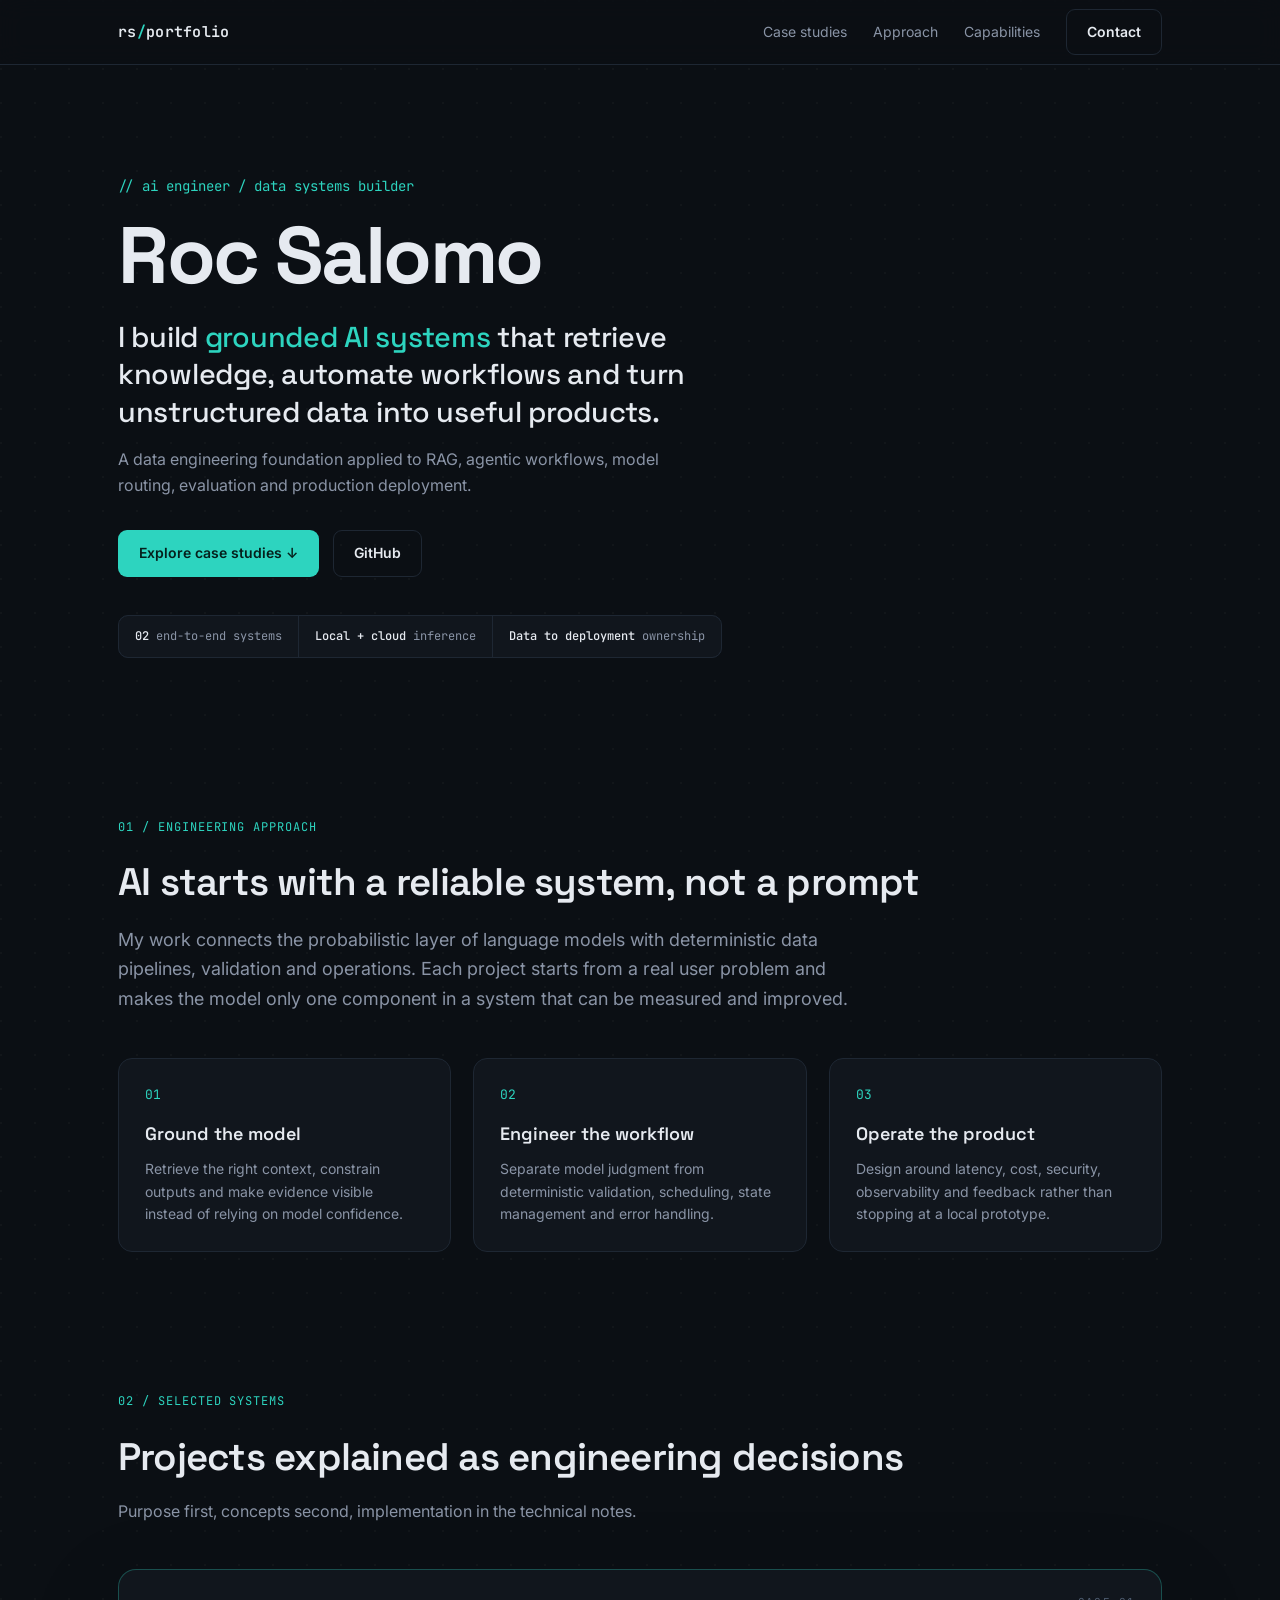
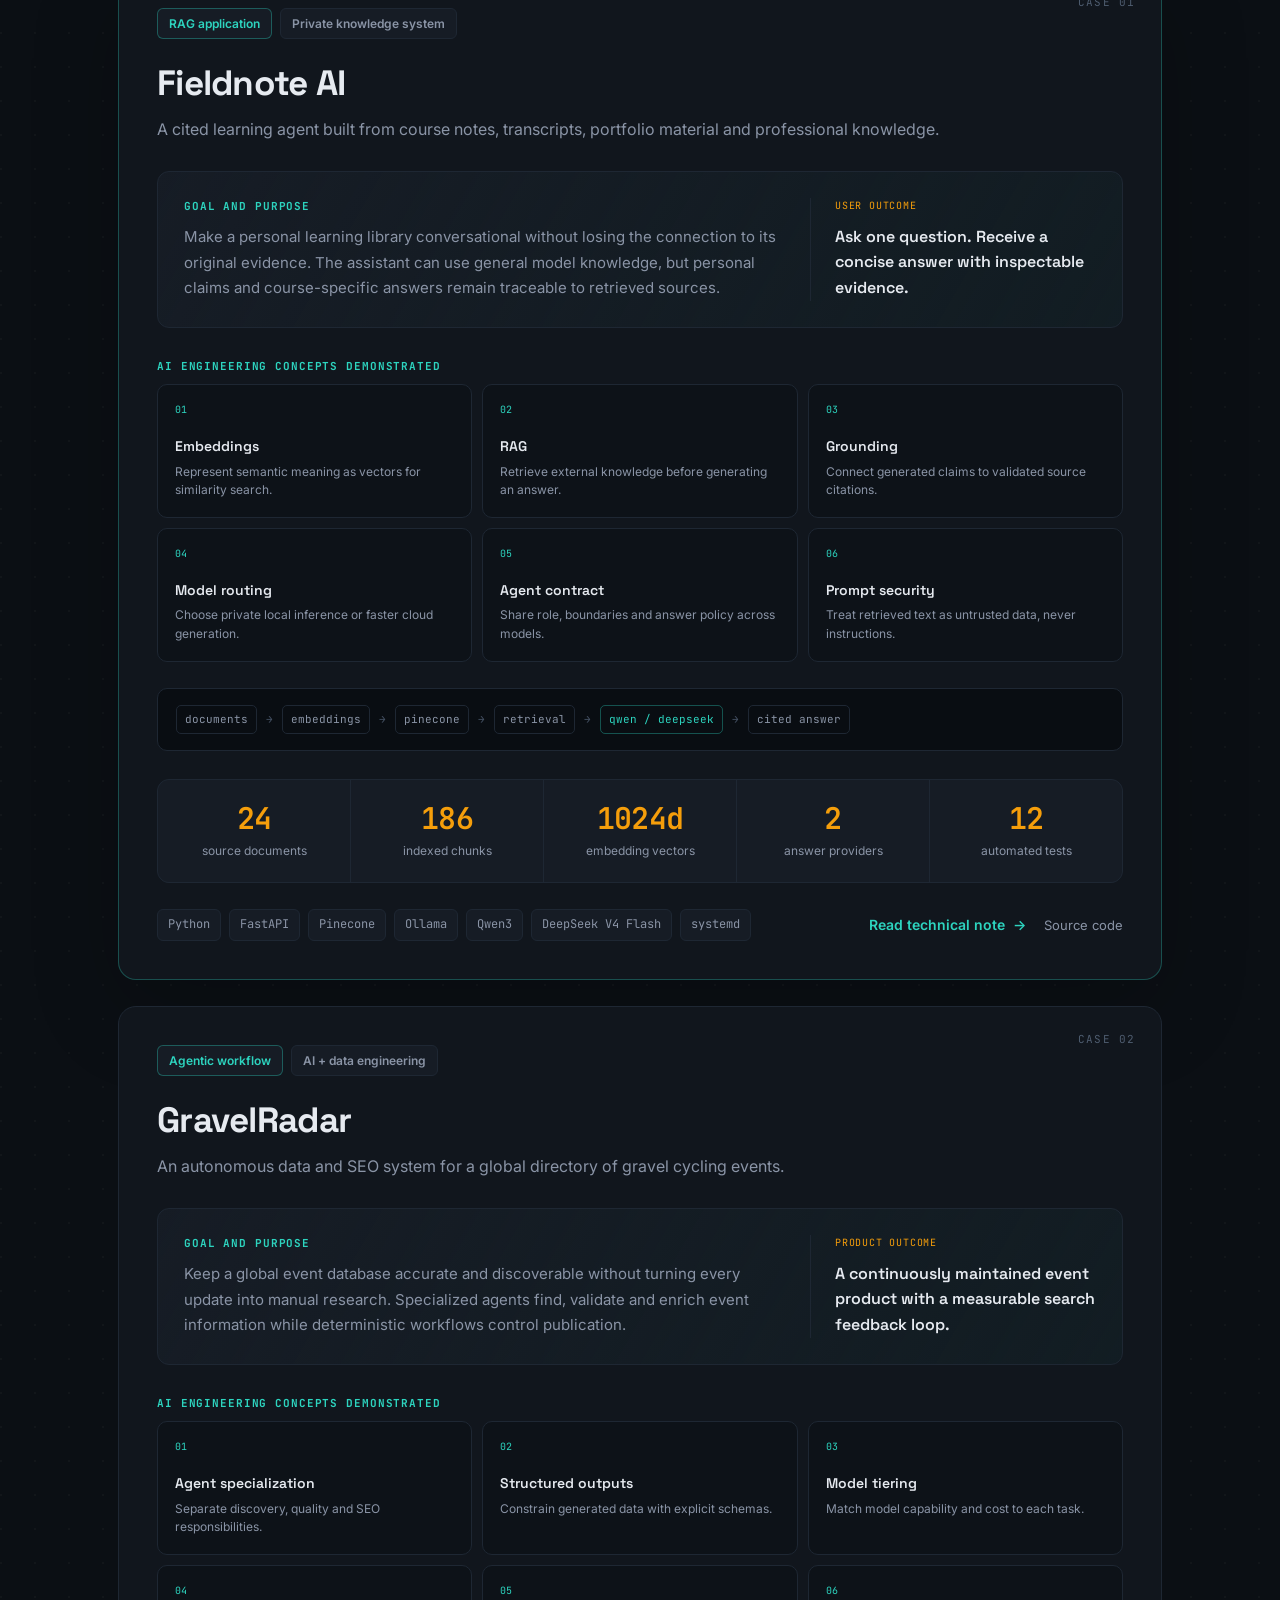
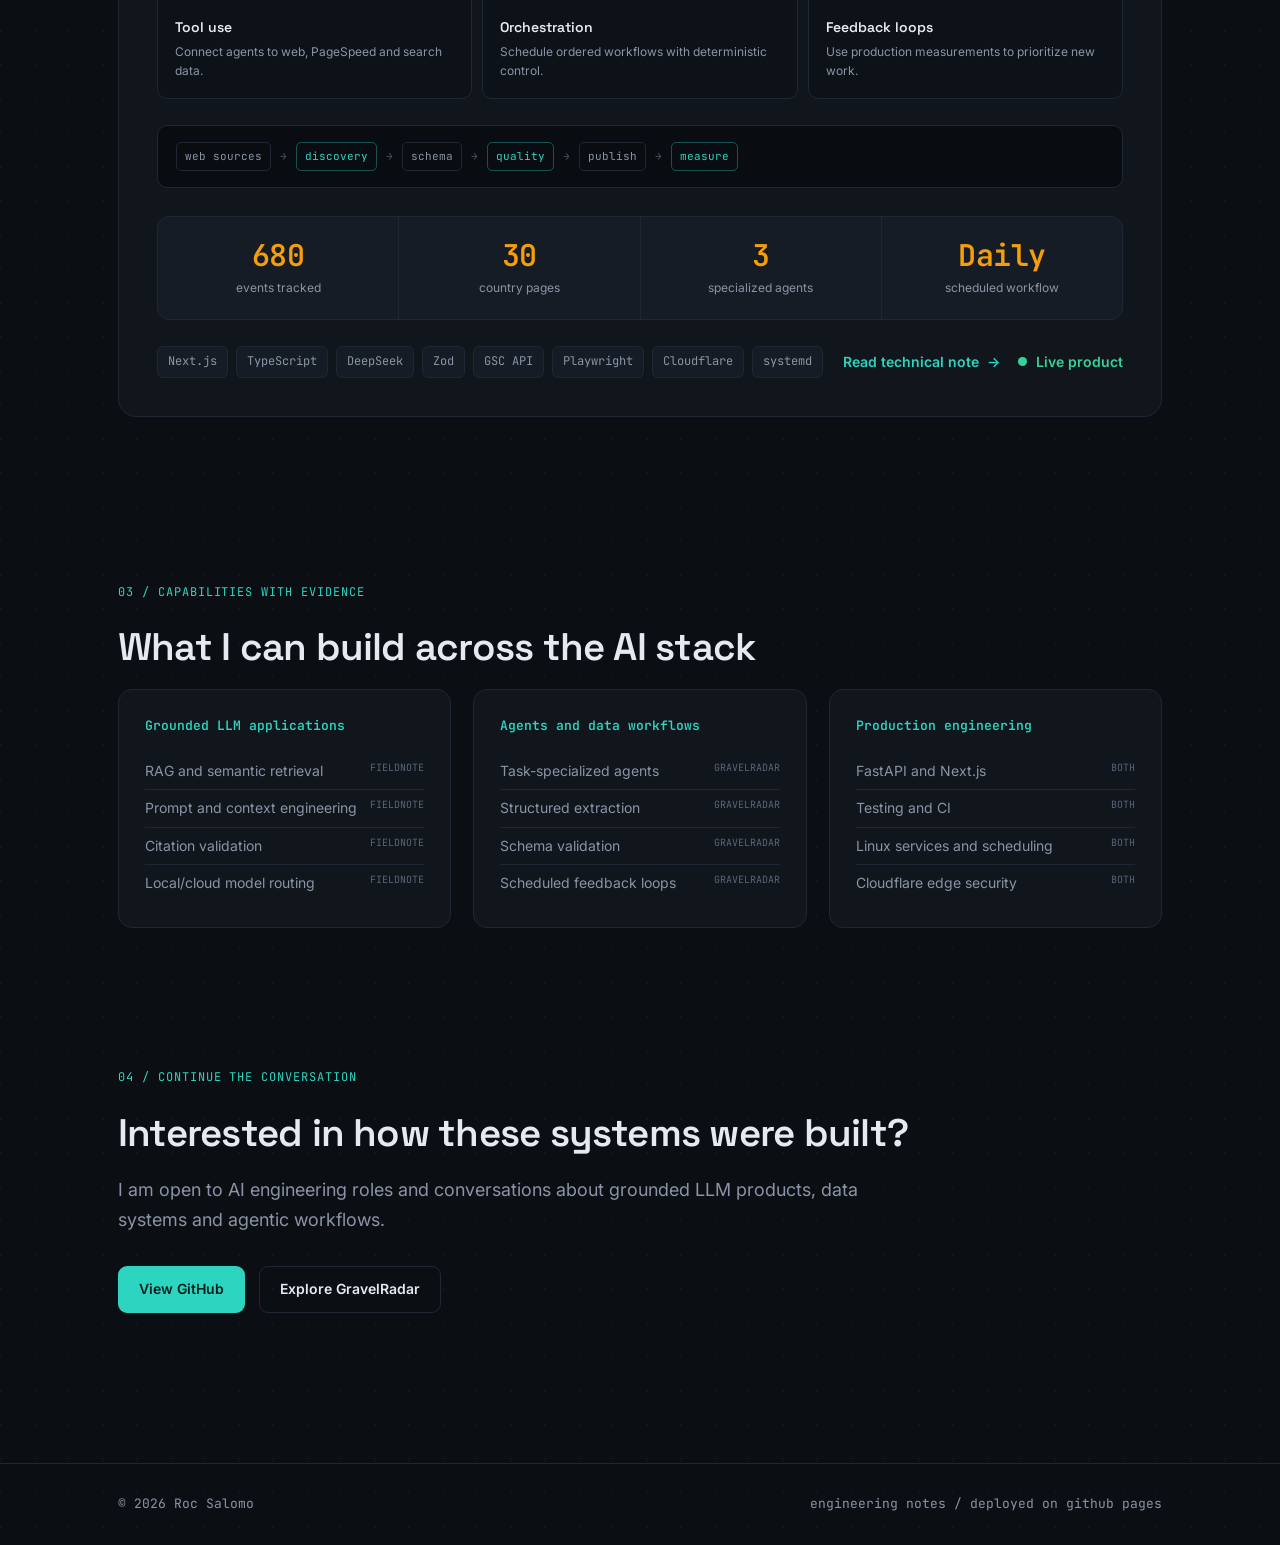
<file: index.html>
<!DOCTYPE html>
<html lang="en">
<head>
  <meta charset="UTF-8" />
  <meta name="viewport" content="width=device-width, initial-scale=1.0" />
  <title>Roc Salomo - AI Engineer</title>
  <meta name="description" content="AI engineer building grounded LLM applications, autonomous workflows and production data systems. Explore the purpose, architecture and engineering decisions behind each project." />
  <link rel="preconnect" href="https://fonts.googleapis.com" />
  <link rel="preconnect" href="https://fonts.gstatic.com" crossorigin />
  <link href="https://fonts.googleapis.com/css2?family=Inter:wght@400;500;600&amp;family=JetBrains+Mono:wght@400;500;600&amp;family=Space+Grotesk:wght@500;600;700&amp;display=swap" rel="stylesheet" />
  <link rel="stylesheet" href="styles.css" />
</head>
<body>
  <header class="nav">
    <div class="nav-inner container">
      <a href="#top" class="brand mono">rs<span class="accent">/</span>portfolio</a>
      <nav class="nav-links" aria-label="Main navigation">
        <a href="#projects">Case studies</a>
        <a href="#approach">Approach</a>
        <a href="#capabilities">Capabilities</a>
        <a href="#contact" class="btn btn-ghost">Contact</a>
      </nav>
    </div>
  </header>

  <main id="top">
    <section class="hero container">
      <p class="eyebrow mono reveal">// ai engineer / data systems builder</p>
      <h1 class="reveal">Roc Salomo</h1>
      <p class="hero-line reveal">I build <span class="accent">grounded AI systems</span> that retrieve knowledge, automate workflows and turn unstructured data into useful products.</p>
      <p class="hero-sub reveal">A data engineering foundation applied to RAG, agentic workflows, model routing, evaluation and production deployment.</p>
      <div class="hero-cta reveal">
        <a href="#projects" class="btn btn-primary">Explore case studies &darr;</a>
        <a href="https://github.com/rocsalomo-dev" class="btn btn-ghost" target="_blank" rel="noopener">GitHub</a>
      </div>
      <div class="hero-proof reveal" aria-label="Portfolio focus">
        <span><b>02</b> end-to-end systems</span>
        <span><b>Local + cloud</b> inference</span>
        <span><b>Data to deployment</b> ownership</span>
      </div>
    </section>

    <section id="approach" class="section container">
      <p class="section-kicker mono reveal">01 / engineering approach</p>
      <h2 class="section-title reveal">AI starts with a reliable system, not a prompt</h2>
      <p class="lede reveal">My work connects the probabilistic layer of language models with deterministic data pipelines, validation and operations. Each project starts from a real user problem and makes the model only one component in a system that can be measured and improved.</p>
      <div class="pillars">
        <div class="pillar reveal"><span class="pillar-num mono accent">01</span><h3>Ground the model</h3><p>Retrieve the right context, constrain outputs and make evidence visible instead of relying on model confidence.</p></div>
        <div class="pillar reveal"><span class="pillar-num mono accent">02</span><h3>Engineer the workflow</h3><p>Separate model judgment from deterministic validation, scheduling, state management and error handling.</p></div>
        <div class="pillar reveal"><span class="pillar-num mono accent">03</span><h3>Operate the product</h3><p>Design around latency, cost, security, observability and feedback rather than stopping at a local prototype.</p></div>
      </div>
    </section>

    <section id="projects" class="section container">
      <p class="section-kicker mono reveal">02 / selected systems</p>
      <h2 class="section-title reveal">Projects explained as engineering decisions</h2>
      <p class="section-sub reveal">Purpose first, concepts second, implementation in the technical notes.</p>

      <article class="project project-featured reveal">
        <div class="project-index mono">CASE 01</div>
        <div class="project-head">
          <div class="project-tags"><span class="tag tag-accent">RAG application</span><span class="tag">Private knowledge system</span></div>
          <h3 class="project-title">Fieldnote AI</h3>
          <p class="project-subtitle">A cited learning agent built from course notes, transcripts, portfolio material and professional knowledge.</p>
        </div>
        <div class="project-purpose">
          <div><h4>Goal and purpose</h4><p>Make a personal learning library conversational without losing the connection to its original evidence. The assistant can use general model knowledge, but personal claims and course-specific answers remain traceable to retrieved sources.</p></div>
          <div class="purpose-outcome"><span class="mono">USER OUTCOME</span><strong>Ask one question. Receive a concise answer with inspectable evidence.</strong></div>
        </div>
        <div class="concept-block">
          <h4>AI engineering concepts demonstrated</h4>
          <div class="concept-grid">
            <div class="concept"><span>01</span><strong>Embeddings</strong><p>Represent semantic meaning as vectors for similarity search.</p></div>
            <div class="concept"><span>02</span><strong>RAG</strong><p>Retrieve external knowledge before generating an answer.</p></div>
            <div class="concept"><span>03</span><strong>Grounding</strong><p>Connect generated claims to validated source citations.</p></div>
            <div class="concept"><span>04</span><strong>Model routing</strong><p>Choose private local inference or faster cloud generation.</p></div>
            <div class="concept"><span>05</span><strong>Agent contract</strong><p>Share role, boundaries and answer policy across models.</p></div>
            <div class="concept"><span>06</span><strong>Prompt security</strong><p>Treat retrieved text as untrusted data, never instructions.</p></div>
          </div>
        </div>
        <div class="system-strip mono" aria-label="Fieldnote AI architecture"><span>documents</span><i>&rarr;</i><span>embeddings</span><i>&rarr;</i><span>pinecone</span><i>&rarr;</i><span>retrieval</span><i>&rarr;</i><span class="active">qwen / deepseek</span><i>&rarr;</i><span>cited answer</span></div>
        <div class="project-metrics project-metrics-five">
          <div class="metric"><span class="metric-num mono">24</span><span class="metric-label">source documents</span></div>
          <div class="metric"><span class="metric-num mono">186</span><span class="metric-label">indexed chunks</span></div>
          <div class="metric"><span class="metric-num mono">1024d</span><span class="metric-label">embedding vectors</span></div>
          <div class="metric"><span class="metric-num mono">2</span><span class="metric-label">answer providers</span></div>
          <div class="metric"><span class="metric-num mono">12</span><span class="metric-label">automated tests</span></div>
        </div>
        <div class="project-foot">
          <div class="stack"><span class="stack-chip">Python</span><span class="stack-chip">FastAPI</span><span class="stack-chip">Pinecone</span><span class="stack-chip">Ollama</span><span class="stack-chip">Qwen3</span><span class="stack-chip">DeepSeek V4 Flash</span><span class="stack-chip">systemd</span></div>
          <div class="project-actions"><a href="projects/fieldnote-ai/" class="case-link">Read technical note <span>&rarr;</span></a><a href="https://github.com/rocsalomo-dev/personal-ai-rag" class="repo-link" target="_blank" rel="noopener">Source code</a></div>
        </div>
      </article>

      <article class="project reveal">
        <div class="project-index mono">CASE 02</div>
        <div class="project-head">
          <div class="project-tags"><span class="tag tag-accent">Agentic workflow</span><span class="tag">AI + data engineering</span></div>
          <h3 class="project-title">GravelRadar</h3>
          <p class="project-subtitle">An autonomous data and SEO system for a global directory of gravel cycling events.</p>
        </div>
        <div class="project-purpose">
          <div><h4>Goal and purpose</h4><p>Keep a global event database accurate and discoverable without turning every update into manual research. Specialized agents find, validate and enrich event information while deterministic workflows control publication.</p></div>
          <div class="purpose-outcome"><span class="mono">PRODUCT OUTCOME</span><strong>A continuously maintained event product with a measurable search feedback loop.</strong></div>
        </div>
        <div class="concept-block">
          <h4>AI engineering concepts demonstrated</h4>
          <div class="concept-grid">
            <div class="concept"><span>01</span><strong>Agent specialization</strong><p>Separate discovery, quality and SEO responsibilities.</p></div>
            <div class="concept"><span>02</span><strong>Structured outputs</strong><p>Constrain generated data with explicit schemas.</p></div>
            <div class="concept"><span>03</span><strong>Model tiering</strong><p>Match model capability and cost to each task.</p></div>
            <div class="concept"><span>04</span><strong>Tool use</strong><p>Connect agents to web, PageSpeed and search data.</p></div>
            <div class="concept"><span>05</span><strong>Orchestration</strong><p>Schedule ordered workflows with deterministic control.</p></div>
            <div class="concept"><span>06</span><strong>Feedback loops</strong><p>Use production measurements to prioritize new work.</p></div>
          </div>
        </div>
        <div class="system-strip mono" aria-label="GravelRadar architecture"><span>web sources</span><i>&rarr;</i><span class="active">discovery</span><i>&rarr;</i><span>schema</span><i>&rarr;</i><span class="active">quality</span><i>&rarr;</i><span>publish</span><i>&rarr;</i><span class="active">measure</span></div>
        <div class="project-metrics">
          <div class="metric"><span class="metric-num mono">680</span><span class="metric-label">events tracked</span></div>
          <div class="metric"><span class="metric-num mono">30</span><span class="metric-label">country pages</span></div>
          <div class="metric"><span class="metric-num mono">3</span><span class="metric-label">specialized agents</span></div>
          <div class="metric"><span class="metric-num mono">Daily</span><span class="metric-label">scheduled workflow</span></div>
        </div>
        <div class="project-foot">
          <div class="stack"><span class="stack-chip">Next.js</span><span class="stack-chip">TypeScript</span><span class="stack-chip">DeepSeek</span><span class="stack-chip">Zod</span><span class="stack-chip">GSC API</span><span class="stack-chip">Playwright</span><span class="stack-chip">Cloudflare</span><span class="stack-chip">systemd</span></div>
          <div class="project-actions"><a href="projects/gravelradar/" class="case-link">Read technical note <span>&rarr;</span></a><a href="https://thegravelradar.com" class="live-link" target="_blank" rel="noopener"><span class="dot live"></span> Live product</a></div>
        </div>
      </article>
    </section>

    <section id="capabilities" class="section container">
      <p class="section-kicker mono reveal">03 / capabilities with evidence</p>
      <h2 class="section-title reveal">What I can build across the AI stack</h2>
      <div class="skill-groups">
        <div class="skill-group reveal"><h3 class="skill-title mono accent">Grounded LLM applications</h3><ul class="skill-list"><li>RAG and semantic retrieval <small>Fieldnote</small></li><li>Prompt and context engineering <small>Fieldnote</small></li><li>Citation validation <small>Fieldnote</small></li><li>Local/cloud model routing <small>Fieldnote</small></li></ul></div>
        <div class="skill-group reveal"><h3 class="skill-title mono accent">Agents and data workflows</h3><ul class="skill-list"><li>Task-specialized agents <small>GravelRadar</small></li><li>Structured extraction <small>GravelRadar</small></li><li>Schema validation <small>GravelRadar</small></li><li>Scheduled feedback loops <small>GravelRadar</small></li></ul></div>
        <div class="skill-group reveal"><h3 class="skill-title mono accent">Production engineering</h3><ul class="skill-list"><li>FastAPI and Next.js <small>Both</small></li><li>Testing and CI <small>Both</small></li><li>Linux services and scheduling <small>Both</small></li><li>Cloudflare edge security <small>Both</small></li></ul></div>
      </div>
    </section>

    <section id="contact" class="section container contact-section">
      <p class="section-kicker mono reveal">04 / continue the conversation</p>
      <h2 class="section-title reveal">Interested in how these systems were built?</h2>
      <p class="lede reveal">I am open to AI engineering roles and conversations about grounded LLM products, data systems and agentic workflows.</p>
      <div class="hero-cta reveal"><a href="https://github.com/rocsalomo-dev" class="btn btn-primary" target="_blank" rel="noopener">View GitHub</a><a href="https://thegravelradar.com" class="btn btn-ghost" target="_blank" rel="noopener">Explore GravelRadar</a></div>
    </section>
  </main>
  <footer class="footer"><div class="container footer-inner"><span class="mono muted">&copy; 2026 Roc Salomo</span><span class="mono muted">engineering notes / deployed on github pages</span></div></footer>
  <script src="script.js"></script>
</body>
</html>
</file>
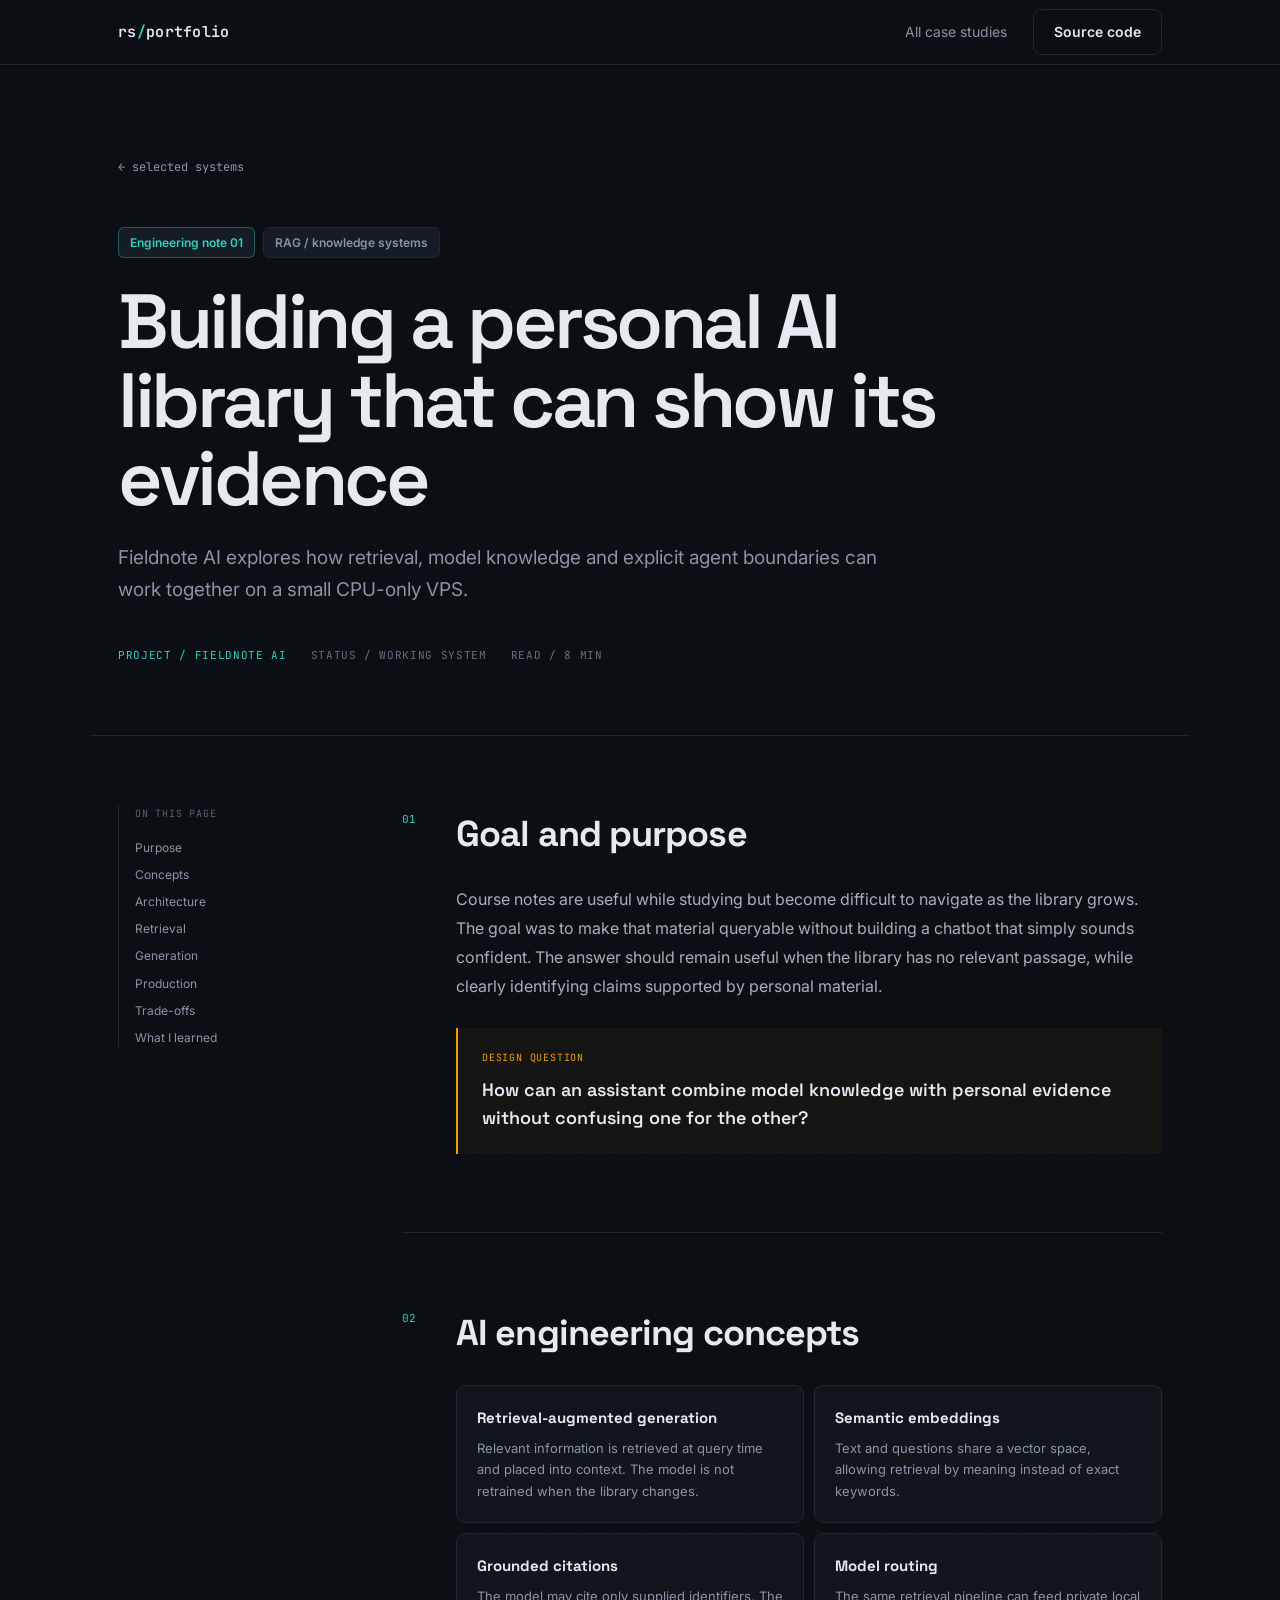
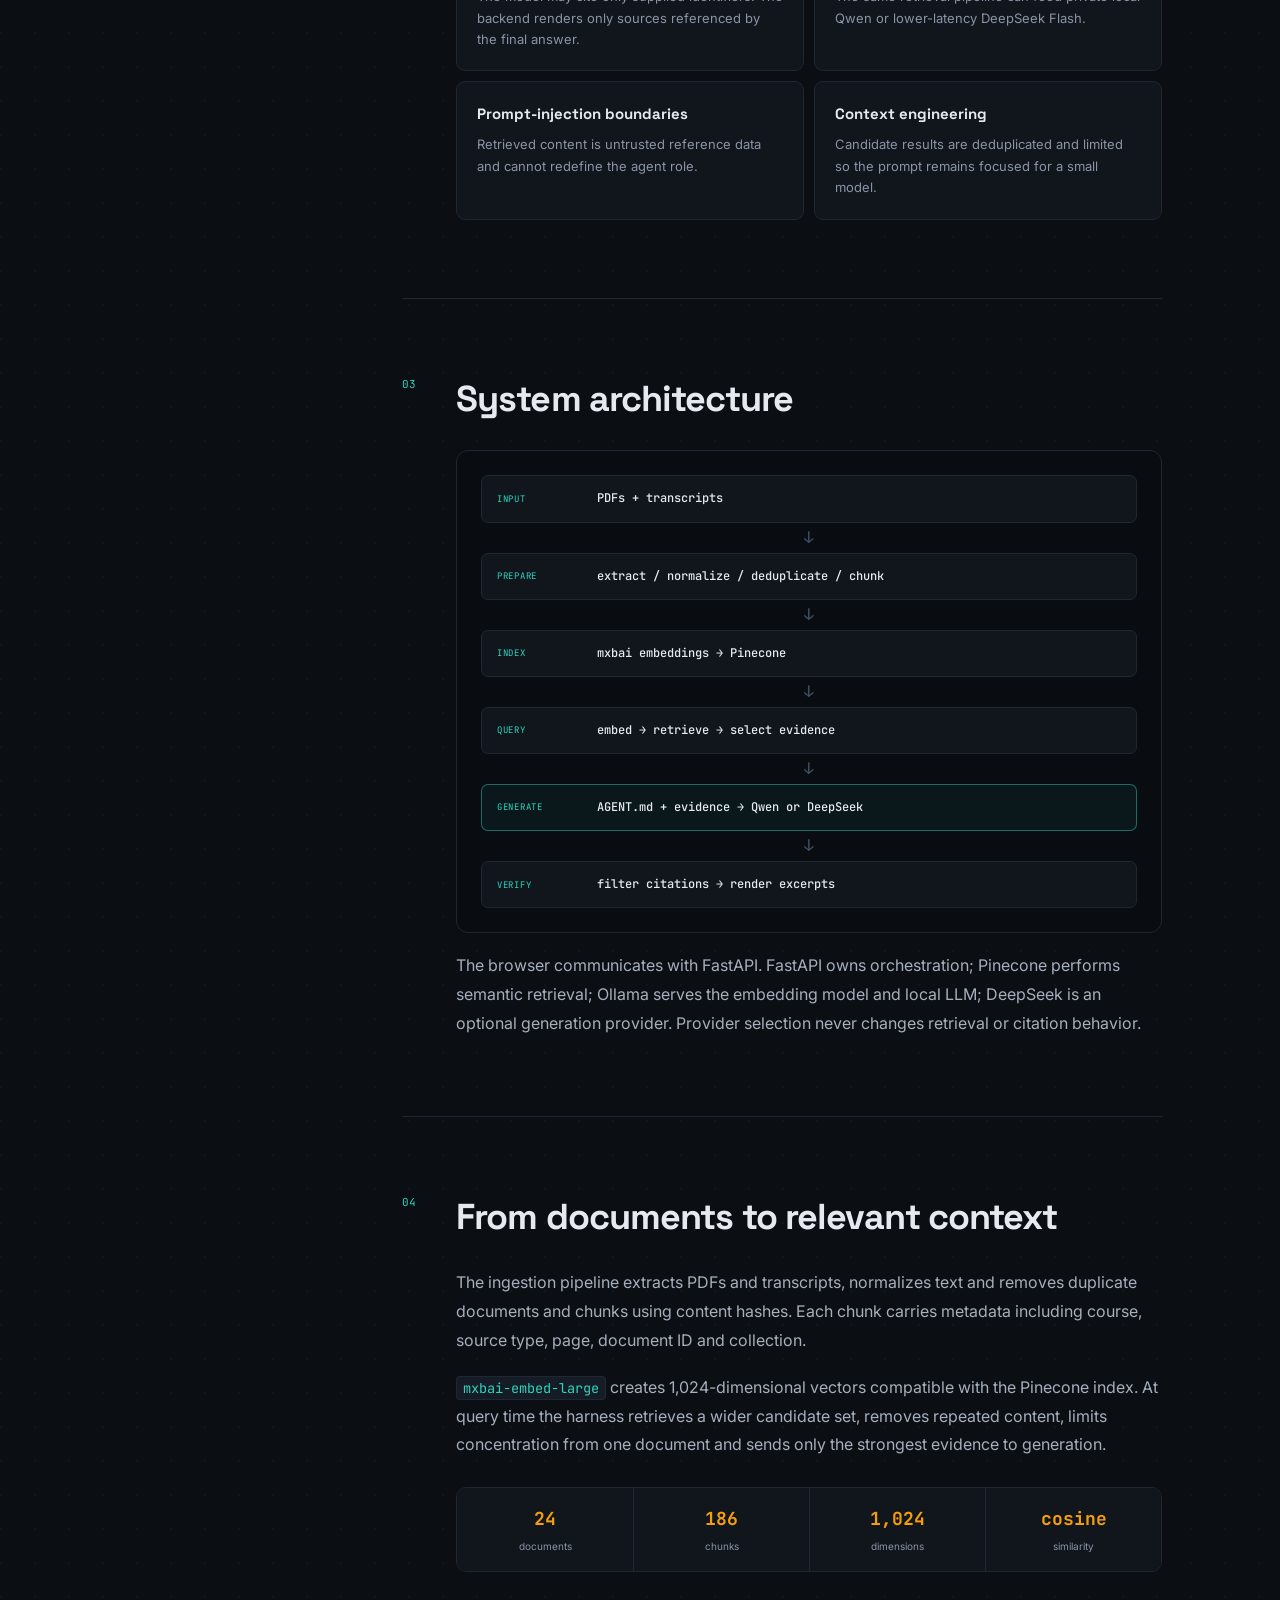
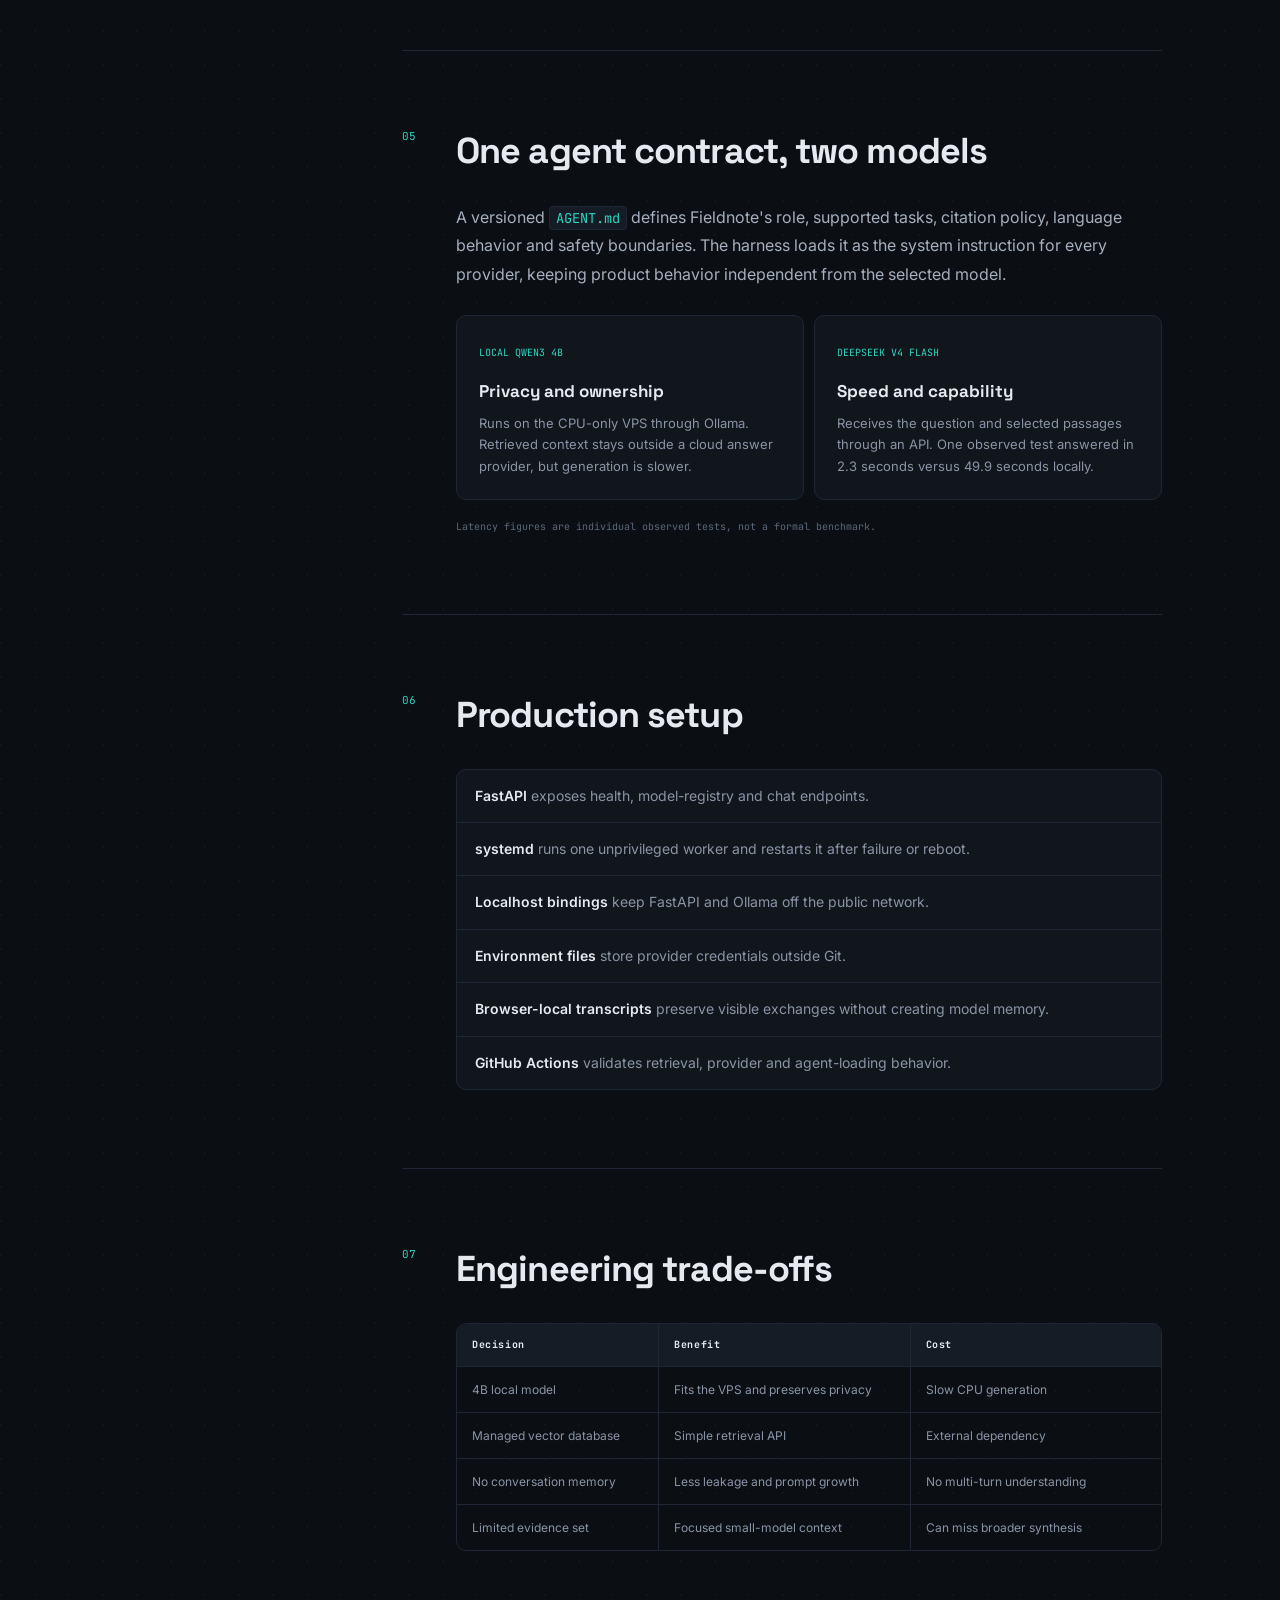
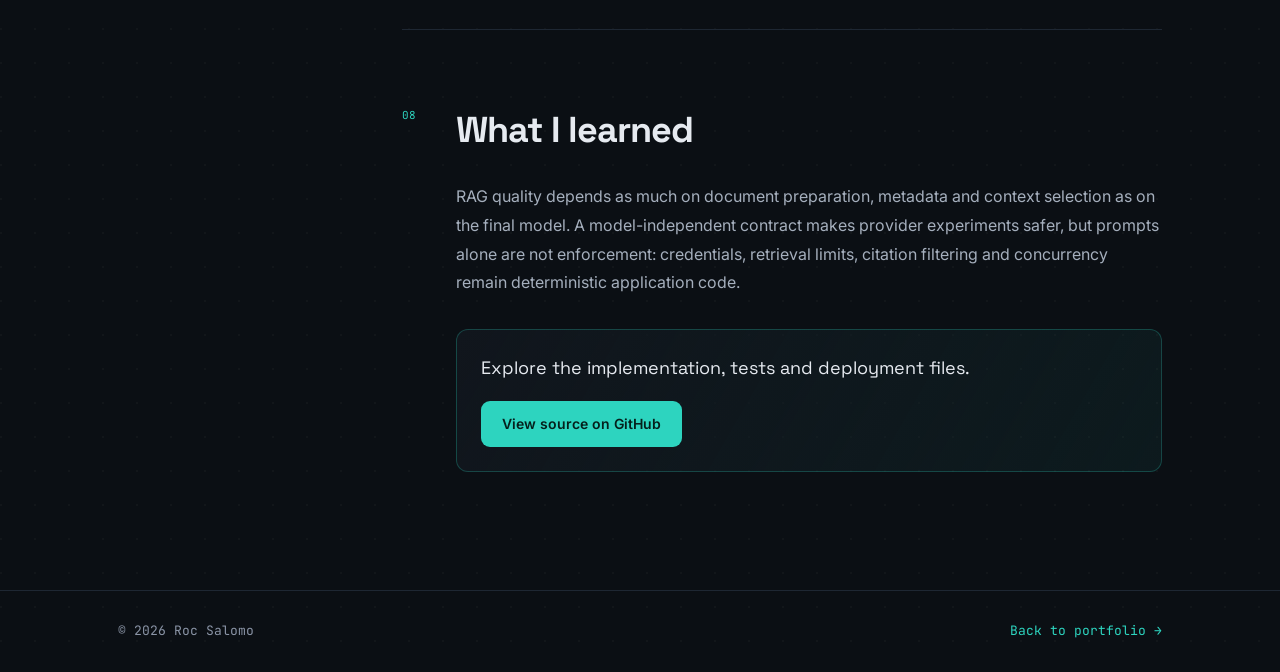
<file: projects/fieldnote-ai/index.html>
<!DOCTYPE html>
<html lang="en">
<head>
  <meta charset="UTF-8" />
  <meta name="viewport" content="width=device-width, initial-scale=1.0" />
  <title>Fieldnote AI - Engineering Note | Roc Salomo</title>
  <meta name="description" content="Technical case study of a private-first RAG assistant using Pinecone, local embeddings, Qwen, DeepSeek and citation validation." />
  <link rel="preconnect" href="https://fonts.googleapis.com" />
  <link rel="preconnect" href="https://fonts.gstatic.com" crossorigin />
  <link href="https://fonts.googleapis.com/css2?family=Inter:wght@400;500;600&amp;family=JetBrains+Mono:wght@400;500;600&amp;family=Space+Grotesk:wght@500;600;700&amp;display=swap" rel="stylesheet" />
  <link rel="stylesheet" href="../../styles.css" />
</head>
<body>
  <header class="nav"><div class="nav-inner container"><a href="../../" class="brand mono">rs<span class="accent">/</span>portfolio</a><nav class="nav-links"><a href="../../#projects">All case studies</a><a href="https://github.com/rocsalomo-dev/personal-ai-rag" class="btn btn-ghost" target="_blank" rel="noopener">Source code</a></nav></div></header>
  <main>
    <header class="article-hero container">
      <a href="../../#projects" class="back-link mono">&larr; selected systems</a>
      <div class="project-tags"><span class="tag tag-accent">Engineering note 01</span><span class="tag">RAG / knowledge systems</span></div>
      <h1>Building a personal AI library that can show its evidence</h1>
      <p class="article-deck">Fieldnote AI explores how retrieval, model knowledge and explicit agent boundaries can work together on a small CPU-only VPS.</p>
      <div class="article-meta mono"><span>PROJECT / FIELDNOTE AI</span><span>STATUS / WORKING SYSTEM</span><span>READ / 8 MIN</span></div>
    </header>

    <div class="article-layout container">
      <aside class="article-toc"><p class="mono">ON THIS PAGE</p><a href="#purpose">Purpose</a><a href="#concepts">Concepts</a><a href="#architecture">Architecture</a><a href="#retrieval">Retrieval</a><a href="#generation">Generation</a><a href="#production">Production</a><a href="#tradeoffs">Trade-offs</a><a href="#learned">What I learned</a></aside>
      <article class="article-body">
        <section id="purpose" class="article-section">
          <span class="article-num mono">01</span><h2>Goal and purpose</h2>
          <p>Course notes are useful while studying but become difficult to navigate as the library grows. The goal was to make that material queryable without building a chatbot that simply sounds confident. The answer should remain useful when the library has no relevant passage, while clearly identifying claims supported by personal material.</p>
          <div class="callout"><span class="mono">DESIGN QUESTION</span><strong>How can an assistant combine model knowledge with personal evidence without confusing one for the other?</strong></div>
        </section>

        <section id="concepts" class="article-section">
          <span class="article-num mono">02</span><h2>AI engineering concepts</h2>
          <div class="decision-grid">
            <div><h3>Retrieval-augmented generation</h3><p>Relevant information is retrieved at query time and placed into context. The model is not retrained when the library changes.</p></div>
            <div><h3>Semantic embeddings</h3><p>Text and questions share a vector space, allowing retrieval by meaning instead of exact keywords.</p></div>
            <div><h3>Grounded citations</h3><p>The model may cite only supplied identifiers. The backend renders only sources referenced by the final answer.</p></div>
            <div><h3>Model routing</h3><p>The same retrieval pipeline can feed private local Qwen or lower-latency DeepSeek Flash.</p></div>
            <div><h3>Prompt-injection boundaries</h3><p>Retrieved content is untrusted reference data and cannot redefine the agent role.</p></div>
            <div><h3>Context engineering</h3><p>Candidate results are deduplicated and limited so the prompt remains focused for a small model.</p></div>
          </div>
        </section>

        <section id="architecture" class="article-section">
          <span class="article-num mono">03</span><h2>System architecture</h2>
          <div class="architecture-flow mono">
            <div><small>INPUT</small><strong>PDFs + transcripts</strong></div><i>&darr;</i>
            <div><small>PREPARE</small><strong>extract / normalize / deduplicate / chunk</strong></div><i>&darr;</i>
            <div><small>INDEX</small><strong>mxbai embeddings &rarr; Pinecone</strong></div><i>&darr;</i>
            <div><small>QUERY</small><strong>embed &rarr; retrieve &rarr; select evidence</strong></div><i>&darr;</i>
            <div class="flow-active"><small>GENERATE</small><strong>AGENT.md + evidence &rarr; Qwen or DeepSeek</strong></div><i>&darr;</i>
            <div><small>VERIFY</small><strong>filter citations &rarr; render excerpts</strong></div>
          </div>
          <p>The browser communicates with FastAPI. FastAPI owns orchestration; Pinecone performs semantic retrieval; Ollama serves the embedding model and local LLM; DeepSeek is an optional generation provider. Provider selection never changes retrieval or citation behavior.</p>
        </section>

        <section id="retrieval" class="article-section">
          <span class="article-num mono">04</span><h2>From documents to relevant context</h2>
          <p>The ingestion pipeline extracts PDFs and transcripts, normalizes text and removes duplicate documents and chunks using content hashes. Each chunk carries metadata including course, source type, page, document ID and collection.</p>
          <p><code>mxbai-embed-large</code> creates 1,024-dimensional vectors compatible with the Pinecone index. At query time the harness retrieves a wider candidate set, removes repeated content, limits concentration from one document and sends only the strongest evidence to generation.</p>
          <div class="fact-row"><div><b>24</b><span>documents</span></div><div><b>186</b><span>chunks</span></div><div><b>1,024</b><span>dimensions</span></div><div><b>cosine</b><span>similarity</span></div></div>
        </section>

        <section id="generation" class="article-section">
          <span class="article-num mono">05</span><h2>One agent contract, two models</h2>
          <p>A versioned <code>AGENT.md</code> defines Fieldnote's role, supported tasks, citation policy, language behavior and safety boundaries. The harness loads it as the system instruction for every provider, keeping product behavior independent from the selected model.</p>
          <div class="comparison"><div><span class="mono">LOCAL QWEN3 4B</span><h3>Privacy and ownership</h3><p>Runs on the CPU-only VPS through Ollama. Retrieved context stays outside a cloud answer provider, but generation is slower.</p></div><div><span class="mono">DEEPSEEK V4 FLASH</span><h3>Speed and capability</h3><p>Receives the question and selected passages through an API. One observed test answered in 2.3 seconds versus 49.9 seconds locally.</p></div></div>
          <p class="measurement-note">Latency figures are individual observed tests, not a formal benchmark.</p>
        </section>

        <section id="production" class="article-section">
          <span class="article-num mono">06</span><h2>Production setup</h2>
          <ul class="article-list"><li><strong>FastAPI</strong> exposes health, model-registry and chat endpoints.</li><li><strong>systemd</strong> runs one unprivileged worker and restarts it after failure or reboot.</li><li><strong>Localhost bindings</strong> keep FastAPI and Ollama off the public network.</li><li><strong>Environment files</strong> store provider credentials outside Git.</li><li><strong>Browser-local transcripts</strong> preserve visible exchanges without creating model memory.</li><li><strong>GitHub Actions</strong> validates retrieval, provider and agent-loading behavior.</li></ul>
        </section>

        <section id="tradeoffs" class="article-section">
          <span class="article-num mono">07</span><h2>Engineering trade-offs</h2>
          <div class="tradeoff-table"><div><b>Decision</b><b>Benefit</b><b>Cost</b></div><div><span>4B local model</span><span>Fits the VPS and preserves privacy</span><span>Slow CPU generation</span></div><div><span>Managed vector database</span><span>Simple retrieval API</span><span>External dependency</span></div><div><span>No conversation memory</span><span>Less leakage and prompt growth</span><span>No multi-turn understanding</span></div><div><span>Limited evidence set</span><span>Focused small-model context</span><span>Can miss broader synthesis</span></div></div>
        </section>

        <section id="learned" class="article-section">
          <span class="article-num mono">08</span><h2>What I learned</h2>
          <p>RAG quality depends as much on document preparation, metadata and context selection as on the final model. A model-independent contract makes provider experiments safer, but prompts alone are not enforcement: credentials, retrieval limits, citation filtering and concurrency remain deterministic application code.</p>
          <div class="article-cta"><p>Explore the implementation, tests and deployment files.</p><a href="https://github.com/rocsalomo-dev/personal-ai-rag" class="btn btn-primary" target="_blank" rel="noopener">View source on GitHub</a></div>
        </section>
      </article>
    </div>
  </main>
  <footer class="footer"><div class="container footer-inner"><span class="mono muted">&copy; 2026 Roc Salomo</span><a href="../../" class="mono accent">Back to portfolio &rarr;</a></div></footer>
  <script src="../../script.js"></script>
</body>
</html>
</file>
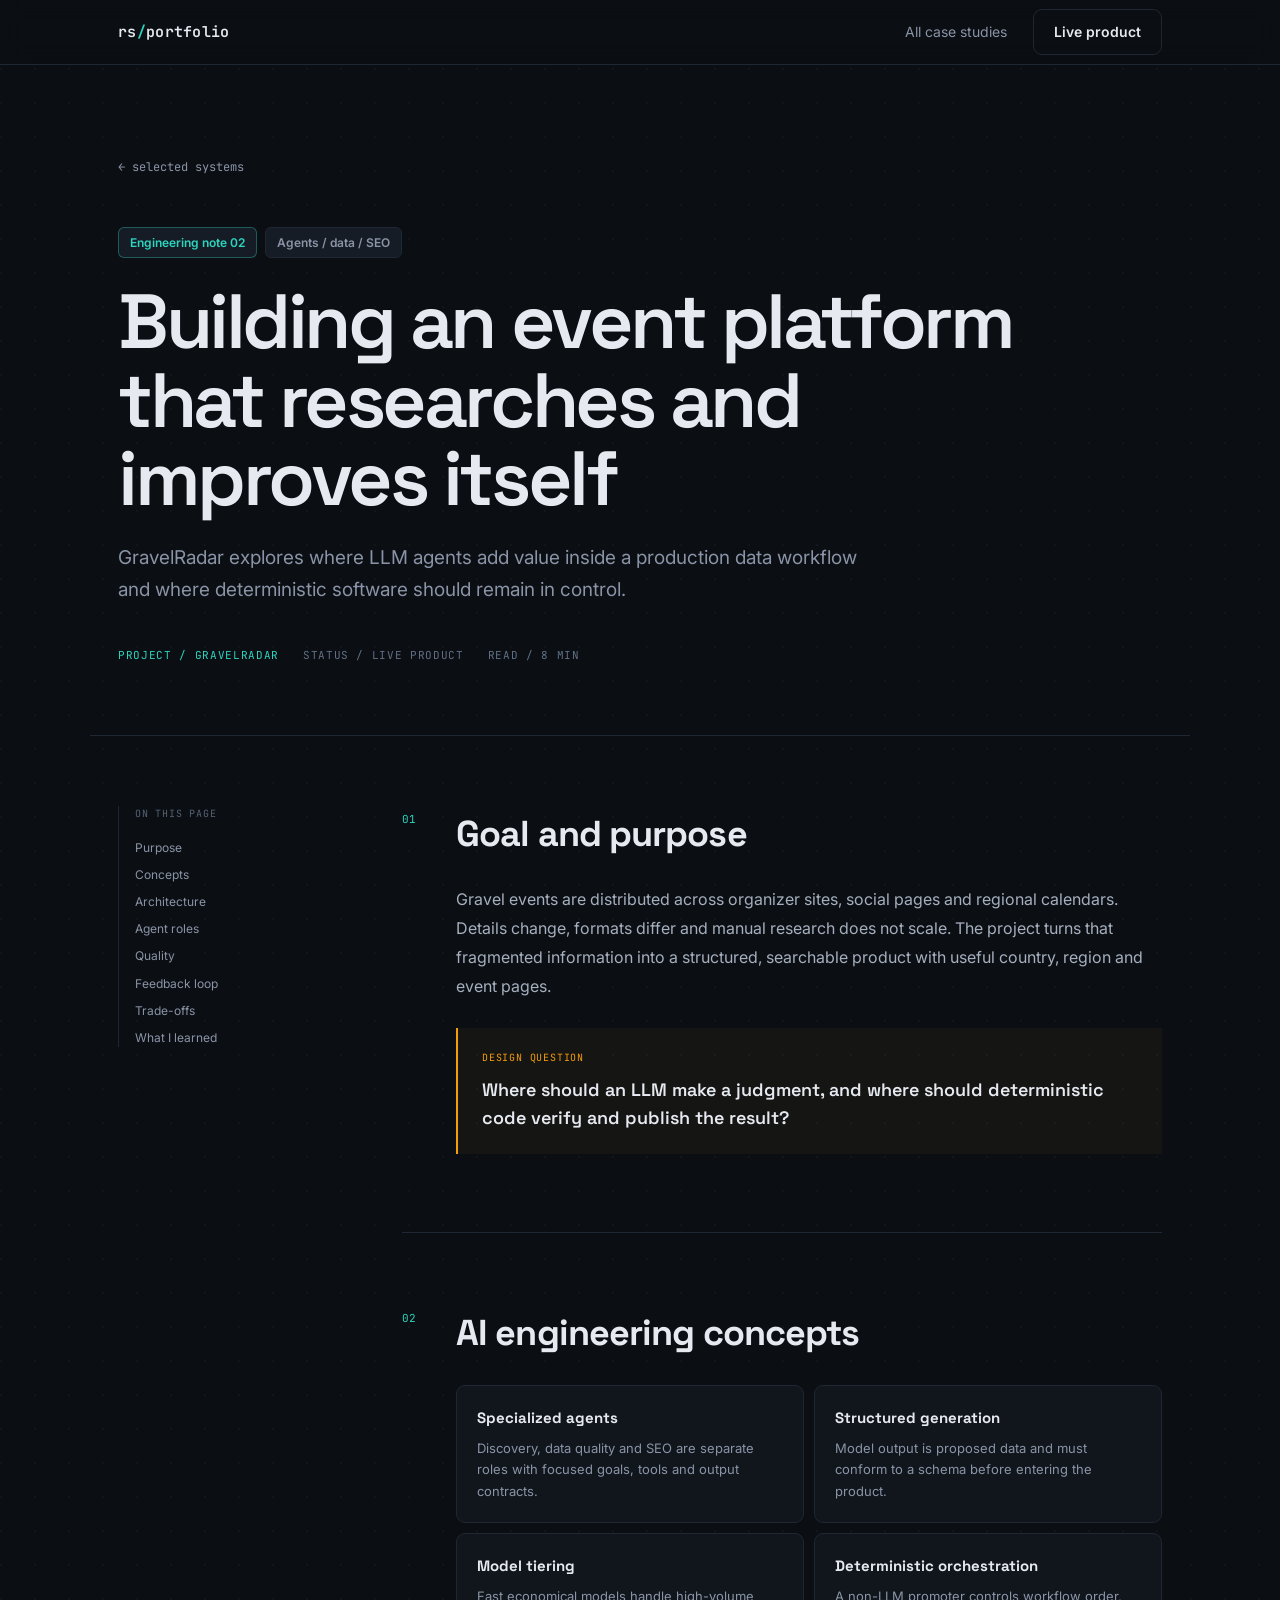
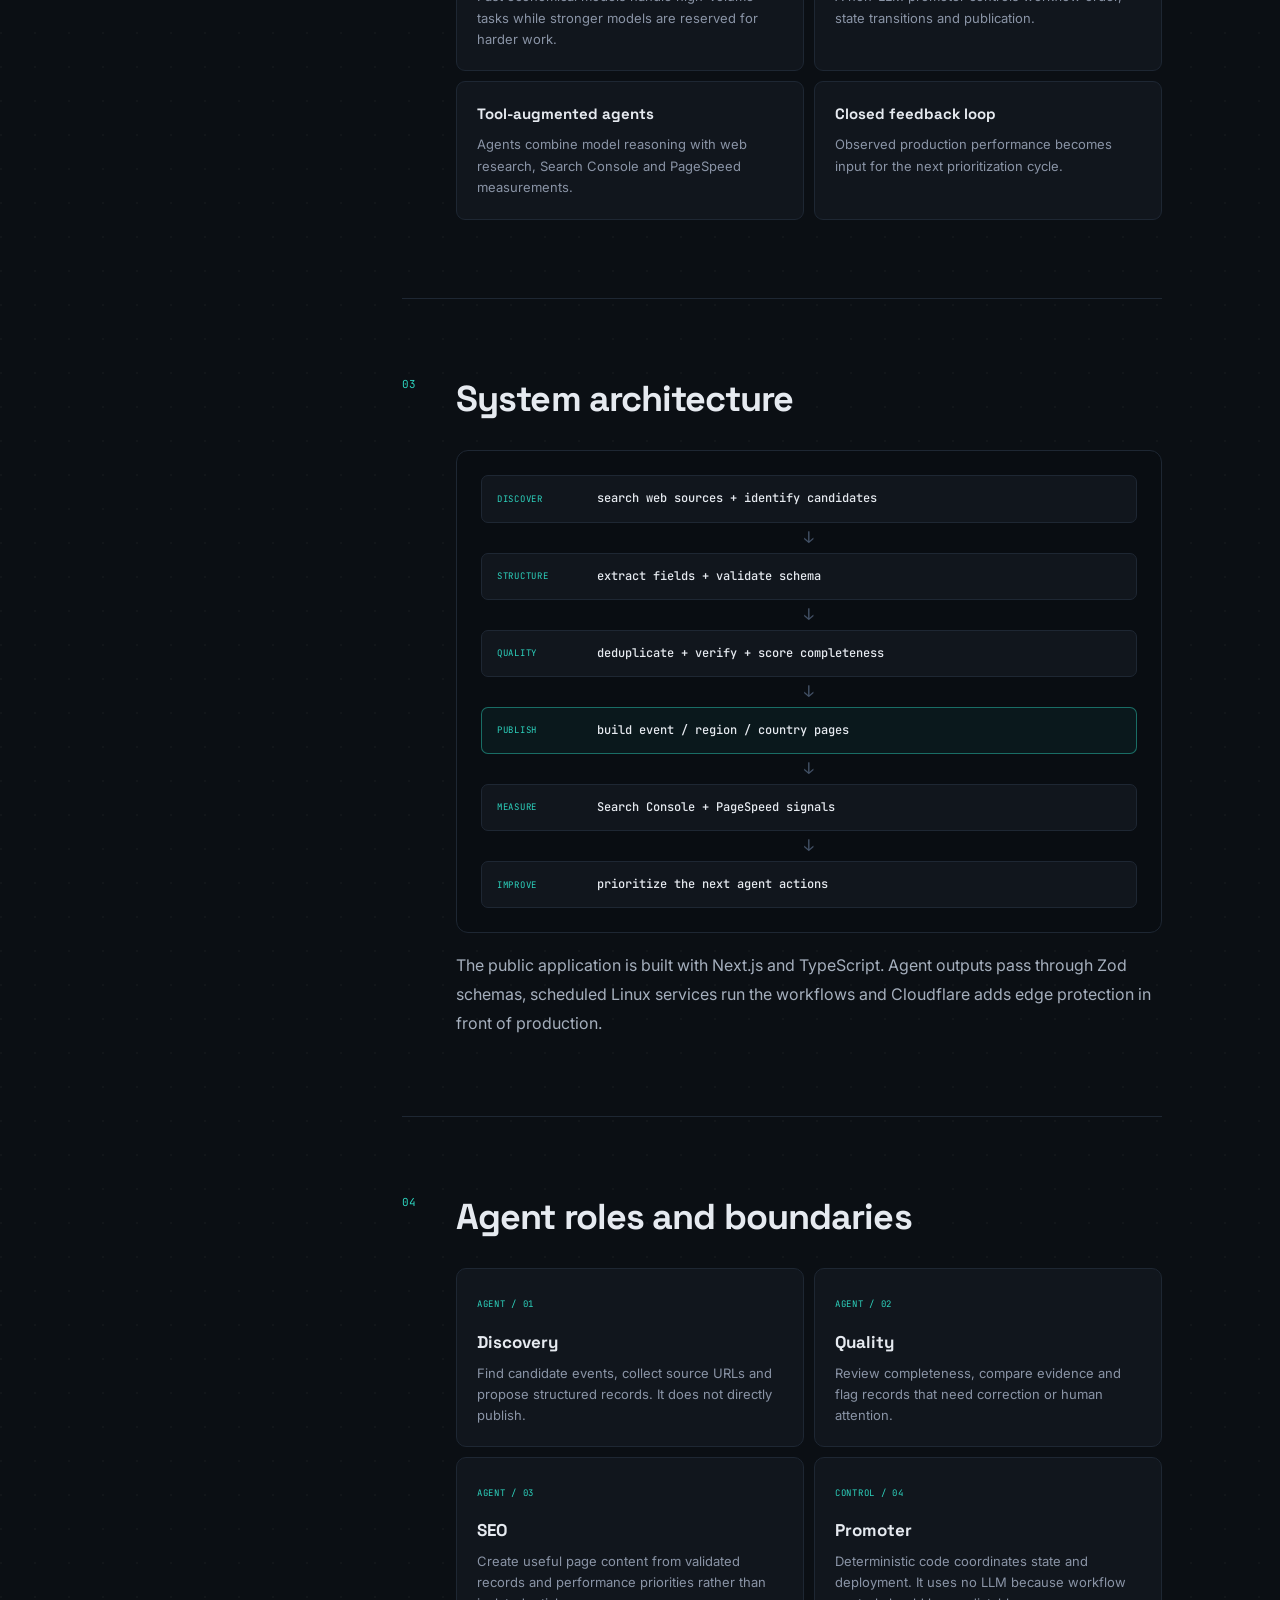
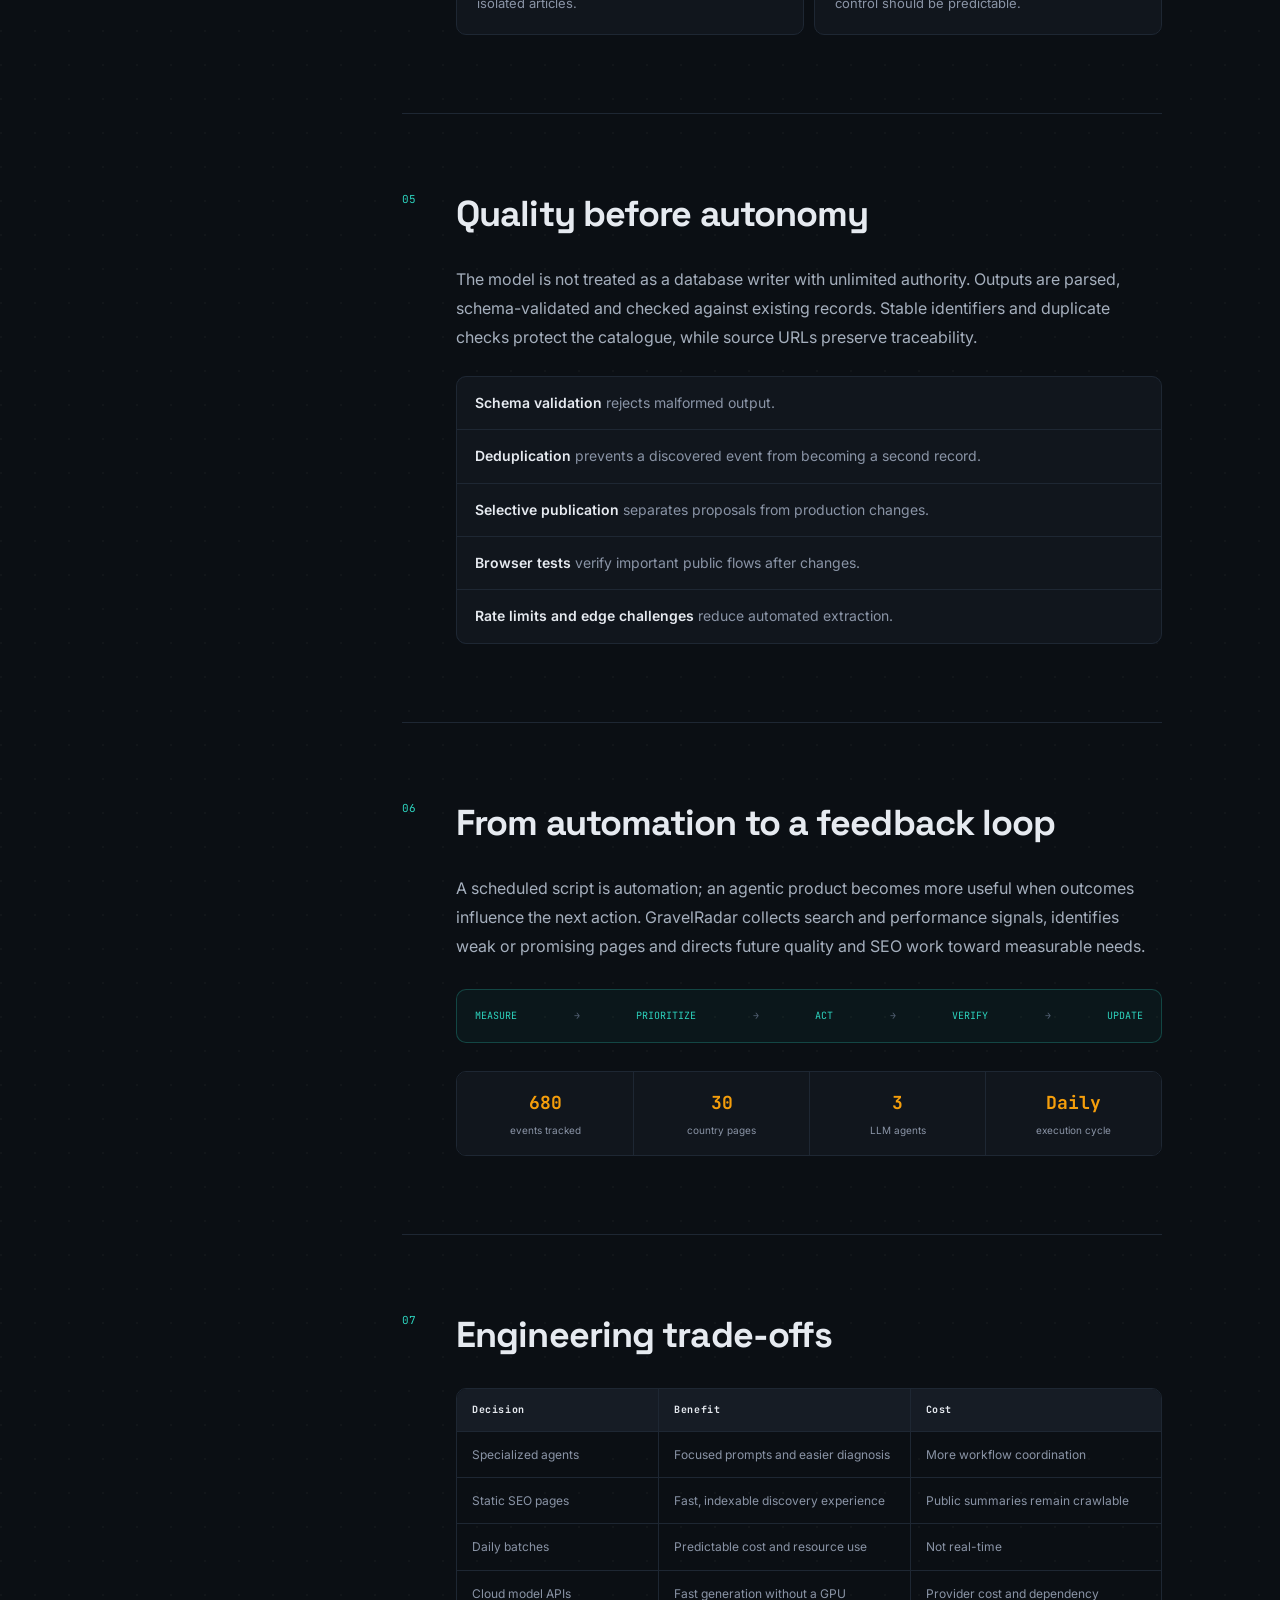
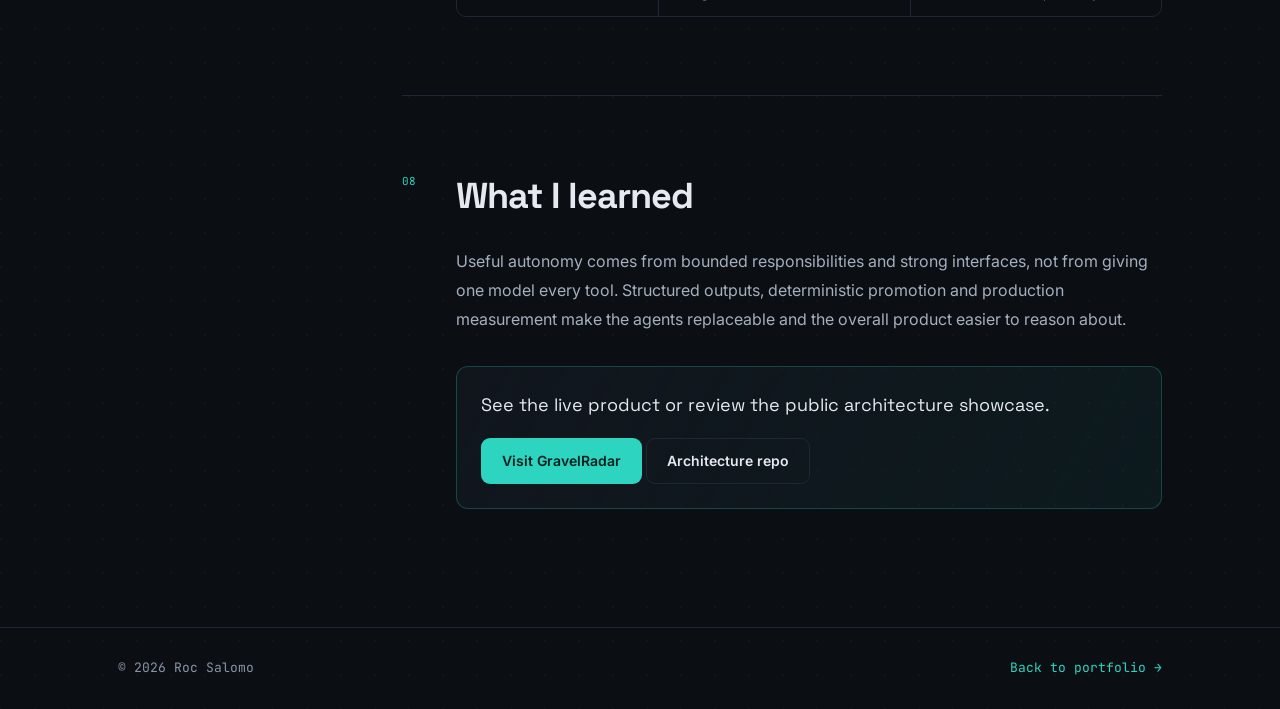
<file: projects/gravelradar/index.html>
<!DOCTYPE html>
<html lang="en">
<head>
  <meta charset="UTF-8" />
  <meta name="viewport" content="width=device-width, initial-scale=1.0" />
  <title>GravelRadar - Engineering Note | Roc Salomo</title>
  <meta name="description" content="Technical case study of an agentic data and SEO platform for discovering, validating and publishing gravel cycling events." />
  <link rel="preconnect" href="https://fonts.googleapis.com" />
  <link rel="preconnect" href="https://fonts.gstatic.com" crossorigin />
  <link href="https://fonts.googleapis.com/css2?family=Inter:wght@400;500;600&amp;family=JetBrains+Mono:wght@400;500;600&amp;family=Space+Grotesk:wght@500;600;700&amp;display=swap" rel="stylesheet" />
  <link rel="stylesheet" href="../../styles.css" />
</head>
<body>
  <header class="nav"><div class="nav-inner container"><a href="../../" class="brand mono">rs<span class="accent">/</span>portfolio</a><nav class="nav-links"><a href="../../#projects">All case studies</a><a href="https://thegravelradar.com" class="btn btn-ghost" target="_blank" rel="noopener">Live product</a></nav></div></header>
  <main>
    <header class="article-hero container">
      <a href="../../#projects" class="back-link mono">&larr; selected systems</a>
      <div class="project-tags"><span class="tag tag-accent">Engineering note 02</span><span class="tag">Agents / data / SEO</span></div>
      <h1>Building an event platform that researches and improves itself</h1>
      <p class="article-deck">GravelRadar explores where LLM agents add value inside a production data workflow and where deterministic software should remain in control.</p>
      <div class="article-meta mono"><span>PROJECT / GRAVELRADAR</span><span>STATUS / LIVE PRODUCT</span><span>READ / 8 MIN</span></div>
    </header>

    <div class="article-layout container">
      <aside class="article-toc"><p class="mono">ON THIS PAGE</p><a href="#purpose">Purpose</a><a href="#concepts">Concepts</a><a href="#architecture">Architecture</a><a href="#agents">Agent roles</a><a href="#quality">Quality</a><a href="#feedback">Feedback loop</a><a href="#tradeoffs">Trade-offs</a><a href="#learned">What I learned</a></aside>
      <article class="article-body">
        <section id="purpose" class="article-section">
          <span class="article-num mono">01</span><h2>Goal and purpose</h2>
          <p>Gravel events are distributed across organizer sites, social pages and regional calendars. Details change, formats differ and manual research does not scale. The project turns that fragmented information into a structured, searchable product with useful country, region and event pages.</p>
          <div class="callout"><span class="mono">DESIGN QUESTION</span><strong>Where should an LLM make a judgment, and where should deterministic code verify and publish the result?</strong></div>
        </section>

        <section id="concepts" class="article-section">
          <span class="article-num mono">02</span><h2>AI engineering concepts</h2>
          <div class="decision-grid"><div><h3>Specialized agents</h3><p>Discovery, data quality and SEO are separate roles with focused goals, tools and output contracts.</p></div><div><h3>Structured generation</h3><p>Model output is proposed data and must conform to a schema before entering the product.</p></div><div><h3>Model tiering</h3><p>Fast economical models handle high-volume tasks while stronger models are reserved for harder work.</p></div><div><h3>Deterministic orchestration</h3><p>A non-LLM promoter controls workflow order, state transitions and publication.</p></div><div><h3>Tool-augmented agents</h3><p>Agents combine model reasoning with web research, Search Console and PageSpeed measurements.</p></div><div><h3>Closed feedback loop</h3><p>Observed production performance becomes input for the next prioritization cycle.</p></div></div>
        </section>

        <section id="architecture" class="article-section">
          <span class="article-num mono">03</span><h2>System architecture</h2>
          <div class="architecture-flow mono"><div><small>DISCOVER</small><strong>search web sources + identify candidates</strong></div><i>&darr;</i><div><small>STRUCTURE</small><strong>extract fields + validate schema</strong></div><i>&darr;</i><div><small>QUALITY</small><strong>deduplicate + verify + score completeness</strong></div><i>&darr;</i><div class="flow-active"><small>PUBLISH</small><strong>build event / region / country pages</strong></div><i>&darr;</i><div><small>MEASURE</small><strong>Search Console + PageSpeed signals</strong></div><i>&darr;</i><div><small>IMPROVE</small><strong>prioritize the next agent actions</strong></div></div>
          <p>The public application is built with Next.js and TypeScript. Agent outputs pass through Zod schemas, scheduled Linux services run the workflows and Cloudflare adds edge protection in front of production.</p>
        </section>

        <section id="agents" class="article-section">
          <span class="article-num mono">04</span><h2>Agent roles and boundaries</h2>
          <div class="agent-list"><div><span class="mono">AGENT / 01</span><h3>Discovery</h3><p>Find candidate events, collect source URLs and propose structured records. It does not directly publish.</p></div><div><span class="mono">AGENT / 02</span><h3>Quality</h3><p>Review completeness, compare evidence and flag records that need correction or human attention.</p></div><div><span class="mono">AGENT / 03</span><h3>SEO</h3><p>Create useful page content from validated records and performance priorities rather than isolated articles.</p></div><div><span class="mono">CONTROL / 04</span><h3>Promoter</h3><p>Deterministic code coordinates state and deployment. It uses no LLM because workflow control should be predictable.</p></div></div>
        </section>

        <section id="quality" class="article-section">
          <span class="article-num mono">05</span><h2>Quality before autonomy</h2>
          <p>The model is not treated as a database writer with unlimited authority. Outputs are parsed, schema-validated and checked against existing records. Stable identifiers and duplicate checks protect the catalogue, while source URLs preserve traceability.</p>
          <ul class="article-list"><li><strong>Schema validation</strong> rejects malformed output.</li><li><strong>Deduplication</strong> prevents a discovered event from becoming a second record.</li><li><strong>Selective publication</strong> separates proposals from production changes.</li><li><strong>Browser tests</strong> verify important public flows after changes.</li><li><strong>Rate limits and edge challenges</strong> reduce automated extraction.</li></ul>
        </section>

        <section id="feedback" class="article-section">
          <span class="article-num mono">06</span><h2>From automation to a feedback loop</h2>
          <p>A scheduled script is automation; an agentic product becomes more useful when outcomes influence the next action. GravelRadar collects search and performance signals, identifies weak or promising pages and directs future quality and SEO work toward measurable needs.</p>
          <div class="loop-visual mono"><span>MEASURE</span><i>&rarr;</i><span>PRIORITIZE</span><i>&rarr;</i><span>ACT</span><i>&rarr;</i><span>VERIFY</span><i>&rarr;</i><span>UPDATE</span></div>
          <div class="fact-row"><div><b>680</b><span>events tracked</span></div><div><b>30</b><span>country pages</span></div><div><b>3</b><span>LLM agents</span></div><div><b>Daily</b><span>execution cycle</span></div></div>
        </section>

        <section id="tradeoffs" class="article-section">
          <span class="article-num mono">07</span><h2>Engineering trade-offs</h2>
          <div class="tradeoff-table"><div><b>Decision</b><b>Benefit</b><b>Cost</b></div><div><span>Specialized agents</span><span>Focused prompts and easier diagnosis</span><span>More workflow coordination</span></div><div><span>Static SEO pages</span><span>Fast, indexable discovery experience</span><span>Public summaries remain crawlable</span></div><div><span>Daily batches</span><span>Predictable cost and resource use</span><span>Not real-time</span></div><div><span>Cloud model APIs</span><span>Fast generation without a GPU</span><span>Provider cost and dependency</span></div></div>
        </section>

        <section id="learned" class="article-section">
          <span class="article-num mono">08</span><h2>What I learned</h2>
          <p>Useful autonomy comes from bounded responsibilities and strong interfaces, not from giving one model every tool. Structured outputs, deterministic promotion and production measurement make the agents replaceable and the overall product easier to reason about.</p>
          <div class="article-cta"><p>See the live product or review the public architecture showcase.</p><div><a href="https://thegravelradar.com" class="btn btn-primary" target="_blank" rel="noopener">Visit GravelRadar</a> <a href="https://github.com/rocsalomo-dev/gravelradar-showcase" class="btn btn-ghost" target="_blank" rel="noopener">Architecture repo</a></div></div>
        </section>
      </article>
    </div>
  </main>
  <footer class="footer"><div class="container footer-inner"><span class="mono muted">&copy; 2026 Roc Salomo</span><a href="../../" class="mono accent">Back to portfolio &rarr;</a></div></footer>
  <script src="../../script.js"></script>
</body>
</html>
</file>
<file: styles.css>
/* ============================================================
   Roc Salomo — Portfolio
   Design system: "dark technical"
   ============================================================ */

:root {
  /* palette */
  --bg:        #0B0F14;
  --surface:   #11161D;
  --surface-2: #161C25;
  --border:    #1E2733;
  --text:      #E6EAF0;
  --muted:     #8A94A6;
  --accent:    #2DD4BF;   /* teal — interactive / "live" */
  --metric:    #F59E0B;   /* amber — the numbers / results */
  --live:      #34D399;

  /* typography */
  --font-display: "Space Grotesk", system-ui, sans-serif;
  --font-body:    "Inter", system-ui, sans-serif;
  --font-mono:    "JetBrains Mono", ui-monospace, monospace;

  /* layout */
  --container: 1100px;
  --radius: 14px;
}

/* ---------- reset ---------- */
* { margin: 0; padding: 0; box-sizing: border-box; }
html { scroll-behavior: smooth; }
body {
  background: var(--bg);
  color: var(--text);
  font-family: var(--font-body);
  font-size: 16px;
  line-height: 1.6;
  -webkit-font-smoothing: antialiased;
  /* subtle blueprint grid */
  background-image:
    radial-gradient(circle at 1px 1px, rgba(255,255,255,0.028) 1px, transparent 0);
  background-size: 34px 34px;
}
a { color: inherit; text-decoration: none; }
strong { font-weight: 600; color: var(--text); }
.mono { font-family: var(--font-mono); }
.accent { color: var(--accent); }
.muted { color: var(--muted); }

.container {
  max-width: var(--container);
  margin: 0 auto;
  padding: 0 28px;
}

/* ---------- reveal (scroll animation, toggled by JS) ---------- */
.reveal {
  opacity: 0;
  transform: translateY(18px);
  transition: opacity 0.6s ease, transform 0.6s ease;
}
.reveal.visible { opacity: 1; transform: none; }

/* ---------- nav ---------- */
.nav {
  position: sticky; top: 0; z-index: 50;
  background: rgba(11,15,20,0.82);
  backdrop-filter: blur(12px);
  border-bottom: 1px solid var(--border);
}
.nav-inner { display: flex; align-items: center; justify-content: space-between; height: 64px; }
.brand { font-size: 15px; font-weight: 600; letter-spacing: 0.02em; }
.nav-links { display: flex; align-items: center; gap: 26px; }
.nav-links a:not(.btn) { font-size: 14px; color: var(--muted); transition: color .2s; }
.nav-links a:not(.btn):hover { color: var(--text); }

/* ---------- buttons ---------- */
.btn {
  display: inline-flex; align-items: center; gap: 8px;
  padding: 11px 20px; border-radius: 9px;
  font-size: 14px; font-weight: 600; font-family: var(--font-body);
  border: 1px solid transparent; cursor: pointer;
  transition: transform .15s ease, background .2s ease, border-color .2s ease;
}
.btn:hover { transform: translateY(-1px); }
.btn-primary { background: var(--accent); color: #05201c; }
.btn-primary:hover { background: #4fe0cc; }
.btn-ghost { border-color: var(--border); color: var(--text); }
.btn-ghost:hover { border-color: var(--muted); }

/* ---------- hero ---------- */
.hero { padding: 110px 28px 90px; }
.eyebrow { font-size: 14px; color: var(--accent); margin-bottom: 18px; }
.hero h1 {
  font-family: var(--font-display);
  font-size: clamp(2.8rem, 7vw, 5rem);
  font-weight: 700;
  letter-spacing: -0.03em;
  line-height: 1.02;
  margin-bottom: 22px;
}
.hero-line {
  font-family: var(--font-display);
  font-size: clamp(1.3rem, 3vw, 1.8rem);
  font-weight: 500;
  color: var(--text);
  max-width: 640px;
  letter-spacing: -0.01em;
  line-height: 1.3;
}
.hero-sub { color: var(--muted); max-width: 560px; margin-top: 16px; font-size: 16px; }
.hero-cta { display: flex; gap: 14px; margin-top: 32px; flex-wrap: wrap; }
.hero-meta { margin-top: 30px; font-size: 13px; color: var(--muted); display: flex; align-items: center; gap: 9px; }
.hero-proof {
  display: flex; flex-wrap: wrap; gap: 1px;
  width: fit-content; margin-top: 38px;
  overflow: hidden; border: 1px solid var(--border); border-radius: 10px;
  background: var(--border);
}
.hero-proof span { padding: 11px 16px; color: var(--muted); background: var(--surface); font-family: var(--font-mono); font-size: 12px; }
.hero-proof b { color: var(--text); font-weight: 500; }

/* live dot */
.dot { display: inline-block; width: 9px; height: 9px; border-radius: 50%; }
.dot.live {
  background: var(--live);
  box-shadow: 0 0 0 0 rgba(52,211,153,0.6);
  animation: pulse 2.2s infinite;
}
@keyframes pulse {
  0%   { box-shadow: 0 0 0 0 rgba(52,211,153,0.5); }
  70%  { box-shadow: 0 0 0 8px rgba(52,211,153,0); }
  100% { box-shadow: 0 0 0 0 rgba(52,211,153,0); }
}

/* ---------- sections ---------- */
.section { padding: 70px 28px; }
.section-kicker { margin-bottom: 14px; color: var(--accent); font-size: 12px; letter-spacing: .08em; text-transform: uppercase; }
.section-title {
  font-family: var(--font-display);
  font-size: clamp(1.7rem, 4vw, 2.4rem);
  font-weight: 600;
  letter-spacing: -0.02em;
  margin-bottom: 12px;
}
.section-sub { color: var(--muted); margin-bottom: 44px; }
.lede { font-size: 18px; line-height: 1.65; max-width: 760px; color: var(--muted); }
.lede strong { color: var(--text); }

/* ---------- pillars ---------- */
.pillars { display: grid; grid-template-columns: repeat(3, 1fr); gap: 22px; margin-top: 44px; }
.pillar {
  background: var(--surface);
  border: 1px solid var(--border);
  border-radius: var(--radius);
  padding: 26px;
}
.pillar-num { font-size: 13px; display: block; margin-bottom: 14px; }
.pillar h3 { font-family: var(--font-display); font-size: 18px; font-weight: 600; margin-bottom: 10px; }
.pillar p { color: var(--muted); font-size: 14px; line-height: 1.6; }

/* ---------- project (case study) ---------- */
.project {
  position: relative;
  background: var(--surface);
  border: 1px solid var(--border);
  border-radius: 18px;
  padding: 38px;
  margin-bottom: 26px;
  overflow: hidden;
}
.project-featured { border-color: rgba(45,212,191,.3); box-shadow: 0 30px 90px rgba(0,0,0,.2); }
.project-index { position: absolute; top: 24px; right: 26px; color: #4f5d70; font-size: 11px; letter-spacing: .1em; }
.project-head { margin-bottom: 28px; }
.project-tags { display: flex; gap: 8px; margin-bottom: 16px; flex-wrap: wrap; }
.tag {
  font-size: 12px; font-weight: 600;
  padding: 5px 11px; border-radius: 6px;
  background: var(--surface-2); color: var(--muted);
  border: 1px solid var(--border);
}
.tag-accent { color: var(--accent); border-color: rgba(45,212,191,0.35); }
.project-title { font-family: var(--font-display); font-size: clamp(1.6rem, 4vw, 2.2rem); font-weight: 700; letter-spacing: -0.02em; }
.project-subtitle { color: var(--muted); font-size: 16px; margin-top: 6px; }

.project-purpose {
  display: grid; grid-template-columns: 1.35fr .65fr; gap: 32px;
  padding: 26px; border: 1px solid var(--border); border-radius: 12px;
  background: linear-gradient(120deg, var(--surface-2), rgba(45,212,191,.035));
}
.project-purpose h4, .concept-block > h4 {
  margin-bottom: 9px; color: var(--accent); font-family: var(--font-mono);
  font-size: 11px; letter-spacing: .08em; text-transform: uppercase;
}
.project-purpose p { color: var(--muted); font-size: 15px; line-height: 1.7; }
.purpose-outcome { padding-left: 24px; border-left: 1px solid var(--border); }
.purpose-outcome span { display: block; margin-bottom: 10px; color: var(--metric); font-size: 10px; letter-spacing: .08em; }
.purpose-outcome strong { font-family: var(--font-display); font-size: 16px; line-height: 1.5; }

.concept-block { margin-top: 30px; }
.concept-grid { display: grid; grid-template-columns: repeat(3, 1fr); gap: 10px; }
.concept { min-height: 130px; padding: 17px; border: 1px solid var(--border); border-radius: 10px; background: #0d1218; }
.concept > span { display: block; margin-bottom: 17px; color: var(--accent); font-family: var(--font-mono); font-size: 10px; }
.concept strong { display: block; margin-bottom: 5px; font-family: var(--font-display); font-size: 14px; }
.concept p { color: var(--muted); font-size: 12px; line-height: 1.55; }

.system-strip {
  display: flex; align-items: center; gap: 9px; margin-top: 26px; padding: 16px 18px;
  overflow-x: auto; border: 1px solid var(--border); border-radius: 10px; color: var(--muted);
  background: #090d12; font-size: 11px; white-space: nowrap;
}
.system-strip span { padding: 5px 8px; border: 1px solid var(--border); border-radius: 5px; }
.system-strip span.active { color: var(--accent); border-color: rgba(45,212,191,.35); }
.system-strip i { color: #455164; font-style: normal; }

.project-body { display: grid; grid-template-columns: 1fr 1fr; gap: 36px; align-items: start; }
.project-copy h4 {
  font-family: var(--font-mono); font-size: 13px; font-weight: 600;
  color: var(--accent); text-transform: uppercase; letter-spacing: 0.06em;
  margin: 22px 0 8px;
}
.project-copy h4:first-child { margin-top: 0; }
.project-copy p { color: var(--muted); font-size: 15px; line-height: 1.65; }
.project-copy em { color: var(--text); font-style: normal; }
.loop-line { margin-top: 10px; font-size: 15px; color: var(--accent); letter-spacing: 0.01em; }

/* ---- architecture diagram ---- */
.diagram {
  display: flex; flex-wrap: wrap; align-items: center; gap: 8px;
  padding: 22px; margin-bottom: 18px;
  background: var(--surface-2); border: 1px solid var(--border); border-radius: 12px;
  position: relative;
}
.d-node {
  font-family: var(--font-mono); font-size: 12px;
  padding: 8px 12px; border-radius: 8px;
  background: var(--surface); border: 1px solid var(--border); color: var(--muted);
  white-space: nowrap;
}
.d-agent { color: var(--accent); border-color: rgba(45,212,191,0.35); }
.d-arrow { color: var(--muted); font-size: 15px; }
.d-loop {
  position: absolute; right: 18px; bottom: -14px;
  font-size: 12px; color: var(--metric);
}

/* ---- terminal ---- */
.terminal {
  border-radius: 12px; overflow: hidden;
  border: 1px solid var(--border);
  background: #0A0D12;
}
.term-bar {
  display: flex; align-items: center; gap: 6px;
  padding: 10px 14px; background: var(--surface-2); border-bottom: 1px solid var(--border);
}
.term-bar span { width: 11px; height: 11px; border-radius: 50%; display: inline-block; }
.term-bar span:nth-child(1) { background: #ff5f57; }
.term-bar span:nth-child(2) { background: #febc2e; }
.term-bar span:nth-child(3) { background: #28c840; }
.term-title { margin-left: auto; font-size: 11px; color: var(--muted); }
.term-body { padding: 16px; font-size: 13px; line-height: 2; }
.term-body div { white-space: nowrap; overflow-x: auto; }
.term-c { color: var(--metric); }

/* ---------- metrics ---------- */
.project-metrics {
  display: grid; grid-template-columns: repeat(4, 1fr); gap: 1px;
  background: var(--border); border: 1px solid var(--border);
  border-radius: 12px; overflow: hidden; margin-top: 28px;
}
.project-metrics-five { grid-template-columns: repeat(5, 1fr); }
.metric { background: var(--surface-2); padding: 22px 20px; text-align: center; }
.metric-num {
  display: block; font-size: 30px; font-weight: 600; color: var(--metric);
  letter-spacing: -0.02em; line-height: 1.1;
}
.metric-label { display: block; font-size: 12px; color: var(--muted); margin-top: 6px; }

/* ---------- project foot ---------- */
.project-foot {
  display: flex; align-items: center; justify-content: space-between;
  gap: 20px; margin-top: 26px; flex-wrap: wrap;
}
.stack { display: flex; flex-wrap: wrap; gap: 8px; }
.stack-chip {
  font-family: var(--font-mono); font-size: 12px;
  padding: 5px 10px; border-radius: 6px;
  background: var(--surface-2); border: 1px solid var(--border); color: var(--muted);
}
.live-link { font-size: 14px; font-weight: 600; color: var(--live); display: inline-flex; align-items: center; gap: 9px; }
.live-link:hover { text-decoration: underline; }
.project-actions { display: flex; flex-wrap: wrap; align-items: center; gap: 18px; }
.case-link { color: var(--accent); font-size: 14px; font-weight: 600; }
.case-link span { display: inline-block; margin-left: 4px; transition: transform .2s; }
.case-link:hover span { transform: translateX(4px); }
.repo-link { color: var(--muted); font-size: 13px; }
.repo-link:hover { color: var(--text); }

.project-soon { text-align: center; padding: 16px 0 6px; font-size: 13px; }

/* ---------- skills ---------- */
.skill-groups { display: grid; grid-template-columns: repeat(3, 1fr); gap: 22px; }
.skill-group {
  background: var(--surface); border: 1px solid var(--border);
  border-radius: var(--radius); padding: 26px;
}
.skill-title { font-size: 13px; font-weight: 600; margin-bottom: 16px; }
.skill-list { list-style: none; }
.skill-list li {
  padding: 7px 0; font-size: 14px; color: var(--muted);
  border-bottom: 1px solid var(--border);
}
.skill-list li:last-child { border-bottom: none; }
.skill-list li { display: flex; justify-content: space-between; gap: 12px; }
.skill-list small { color: #596578; font-family: var(--font-mono); font-size: 10px; text-transform: uppercase; }
.contact-section { padding-bottom: 110px; }

/* ---------- engineering notes ---------- */
.article-hero { padding-top: 88px; padding-bottom: 70px; border-bottom: 1px solid var(--border); }
.back-link { display: inline-block; margin-bottom: 50px; color: var(--muted); font-size: 12px; }
.back-link:hover { color: var(--accent); }
.article-hero h1 {
  max-width: 900px; margin-top: 24px; font-family: var(--font-display);
  font-size: clamp(2.6rem, 6vw, 5rem); font-weight: 600; letter-spacing: -.045em; line-height: 1.02;
}
.article-deck { max-width: 760px; margin-top: 25px; color: var(--muted); font-size: 19px; line-height: 1.65; }
.article-meta { display: flex; flex-wrap: wrap; gap: 10px 24px; margin-top: 42px; color: #617084; font-size: 11px; letter-spacing: .06em; }
.article-meta span:first-child { color: var(--accent); }

.article-layout { display: grid; grid-template-columns: 180px minmax(0, 760px); justify-content: space-between; gap: 70px; padding-top: 70px; }
.article-toc { position: sticky; top: 100px; align-self: start; display: grid; gap: 8px; padding-left: 16px; border-left: 1px solid var(--border); }
.article-toc p { margin-bottom: 8px; color: #556174; font-size: 10px; letter-spacing: .08em; }
.article-toc a { color: var(--muted); font-size: 12px; transition: color .2s, transform .2s; }
.article-toc a:hover { color: var(--accent); transform: translateX(3px); }
.article-body { min-width: 0; }
.article-section { position: relative; padding: 0 0 78px 54px; scroll-margin-top: 100px; }
.article-section + .article-section { padding-top: 72px; border-top: 1px solid var(--border); }
.article-num { position: absolute; top: 5px; left: 0; color: var(--accent); font-size: 11px; }
.article-section + .article-section .article-num { top: 77px; }
.article-section h2 { margin-bottom: 22px; font-family: var(--font-display); font-size: clamp(1.65rem, 3vw, 2.25rem); letter-spacing: -.025em; }
.article-section > p { margin-top: 18px; color: #a5afbd; font-size: 16px; line-height: 1.8; }
.article-section code { padding: 2px 6px; border: 1px solid var(--border); border-radius: 4px; color: var(--accent); background: var(--surface-2); font-family: var(--font-mono); font-size: .85em; }

.callout { margin-top: 28px; padding: 22px 24px; border-left: 2px solid var(--metric); background: rgba(245,158,11,.045); }
.callout span { display: block; margin-bottom: 10px; color: var(--metric); font-size: 10px; letter-spacing: .08em; }
.callout strong { display: block; font-family: var(--font-display); font-size: 18px; line-height: 1.55; }

.decision-grid { display: grid; grid-template-columns: 1fr 1fr; gap: 10px; }
.decision-grid > div { padding: 20px; border: 1px solid var(--border); border-radius: 9px; background: var(--surface); }
.decision-grid h3 { margin-bottom: 8px; font-family: var(--font-display); font-size: 15px; }
.decision-grid p { color: var(--muted); font-size: 13px; line-height: 1.65; }

.architecture-flow { display: grid; gap: 7px; padding: 24px; border: 1px solid var(--border); border-radius: 12px; background: #090d12; }
.architecture-flow > div { display: grid; grid-template-columns: 86px 1fr; gap: 14px; align-items: center; padding: 13px 15px; border: 1px solid var(--border); border-radius: 7px; background: var(--surface); }
.architecture-flow > div.flow-active { border-color: rgba(45,212,191,.45); background: rgba(45,212,191,.055); }
.architecture-flow small { color: var(--accent); font-size: 9px; letter-spacing: .08em; }
.architecture-flow strong { font-size: 12px; font-weight: 500; }
.architecture-flow > i { color: #425065; font-style: normal; line-height: 1; text-align: center; }

.fact-row { display: grid; grid-template-columns: repeat(4, 1fr); margin-top: 28px; overflow: hidden; border: 1px solid var(--border); border-radius: 10px; }
.fact-row > div { padding: 17px 10px; text-align: center; background: var(--surface); }
.fact-row > div + div { border-left: 1px solid var(--border); }
.fact-row b { display: block; color: var(--metric); font-family: var(--font-mono); font-size: 18px; }
.fact-row span { display: block; margin-top: 4px; color: var(--muted); font-size: 10px; }

.comparison { display: grid; grid-template-columns: 1fr 1fr; gap: 10px; margin-top: 26px; }
.comparison > div { padding: 22px; border: 1px solid var(--border); border-radius: 10px; background: var(--surface); }
.comparison span { color: var(--accent); font-size: 10px; }
.comparison h3 { margin: 14px 0 8px; font-family: var(--font-display); font-size: 17px; }
.comparison p { color: var(--muted); font-size: 13px; line-height: 1.65; }
.measurement-note { color: #5d6878 !important; font-family: var(--font-mono); font-size: 10px !important; }

.article-list { display: grid; gap: 1px; margin-top: 24px; overflow: hidden; border: 1px solid var(--border); border-radius: 10px; background: var(--border); list-style: none; }
.article-list li { padding: 15px 18px; color: var(--muted); background: var(--surface); font-size: 14px; }
.tradeoff-table { display: grid; margin-top: 24px; overflow: hidden; border: 1px solid var(--border); border-radius: 10px; }
.tradeoff-table > div { display: grid; grid-template-columns: .8fr 1fr 1fr; }
.tradeoff-table > div > * { padding: 13px 15px; border-bottom: 1px solid var(--border); color: var(--muted); font-size: 12px; }
.tradeoff-table > div > * + * { border-left: 1px solid var(--border); }
.tradeoff-table > div:first-child > * { color: var(--text); background: var(--surface-2); font-family: var(--font-mono); font-size: 10px; letter-spacing: .06em; }
.tradeoff-table > div:last-child > * { border-bottom: 0; }

.agent-list { display: grid; grid-template-columns: 1fr 1fr; gap: 10px; }
.agent-list > div { padding: 20px; border: 1px solid var(--border); border-radius: 10px; background: var(--surface); }
.agent-list span { color: var(--accent); font-size: 9px; letter-spacing: .08em; }
.agent-list h3 { margin: 14px 0 7px; font-family: var(--font-display); font-size: 17px; }
.agent-list p { color: var(--muted); font-size: 13px; line-height: 1.6; }
.loop-visual { display: flex; align-items: center; justify-content: space-between; gap: 8px; margin-top: 28px; padding: 18px; overflow-x: auto; border: 1px solid rgba(45,212,191,.25); border-radius: 10px; color: var(--accent); background: rgba(45,212,191,.04); font-size: 10px; white-space: nowrap; }
.loop-visual i { color: #526073; font-style: normal; }
.article-cta { margin-top: 32px; padding: 24px; border: 1px solid rgba(45,212,191,.25); border-radius: 12px; background: linear-gradient(120deg, var(--surface), rgba(45,212,191,.06)); }
.article-cta p { margin-bottom: 18px; color: var(--text); font-family: var(--font-display); font-size: 18px; }

/* ---------- footer ---------- */
.footer { border-top: 1px solid var(--border); padding: 30px 0; margin-top: 40px; }
.footer-inner { display: flex; justify-content: space-between; gap: 12px; flex-wrap: wrap; font-size: 13px; }

/* ---------- responsive ---------- */
@media (max-width: 860px) {
  .project-body { grid-template-columns: 1fr; }
  .pillars, .skill-groups { grid-template-columns: 1fr; }
  .project-metrics { grid-template-columns: repeat(2, 1fr); }
  .project-metrics-five { grid-template-columns: repeat(2, 1fr); }
  .project-purpose { grid-template-columns: 1fr; }
  .purpose-outcome { padding: 20px 0 0; border-top: 1px solid var(--border); border-left: 0; }
  .concept-grid { grid-template-columns: 1fr 1fr; }
  .article-layout { grid-template-columns: 1fr; }
  .article-toc { display: none; }
  .nav-links a:not(.btn) { display: none; }
}
@media (max-width: 480px) {
  .project { padding: 24px; }
  .project-index { position: static; margin-bottom: 18px; }
  .concept-grid, .decision-grid, .comparison, .agent-list { grid-template-columns: 1fr; }
  .hero-proof { display: grid; width: 100%; }
  .hero-proof span { width: 100%; }
  .article-hero { padding-top: 50px; }
  .article-layout { padding-inline: 20px; }
  .article-section, .article-section + .article-section { padding-left: 0; }
  .article-num, .article-section + .article-section .article-num { position: static; display: block; margin-bottom: 10px; }
  .fact-row { grid-template-columns: repeat(2, 1fr); }
  .fact-row > div:nth-child(3) { border-left: 0; border-top: 1px solid var(--border); }
  .fact-row > div:nth-child(4) { border-top: 1px solid var(--border); }
  .tradeoff-table { gap: 10px; overflow: visible; border: 0; }
  .tradeoff-table > div { grid-template-columns: 1fr; overflow: hidden; border: 1px solid var(--border); border-radius: 8px; }
  .tradeoff-table > div:first-child { display: none; }
  .tradeoff-table > div > * { border-bottom: 1px solid var(--border); }
  .tradeoff-table > div > * + * { border-left: 0; }
  .tradeoff-table > div > *:first-child { color: var(--text); background: var(--surface-2); font-weight: 600; }
  .architecture-flow > div { grid-template-columns: 1fr; gap: 5px; }
  .metric-num { font-size: 24px; }
}
</file>
